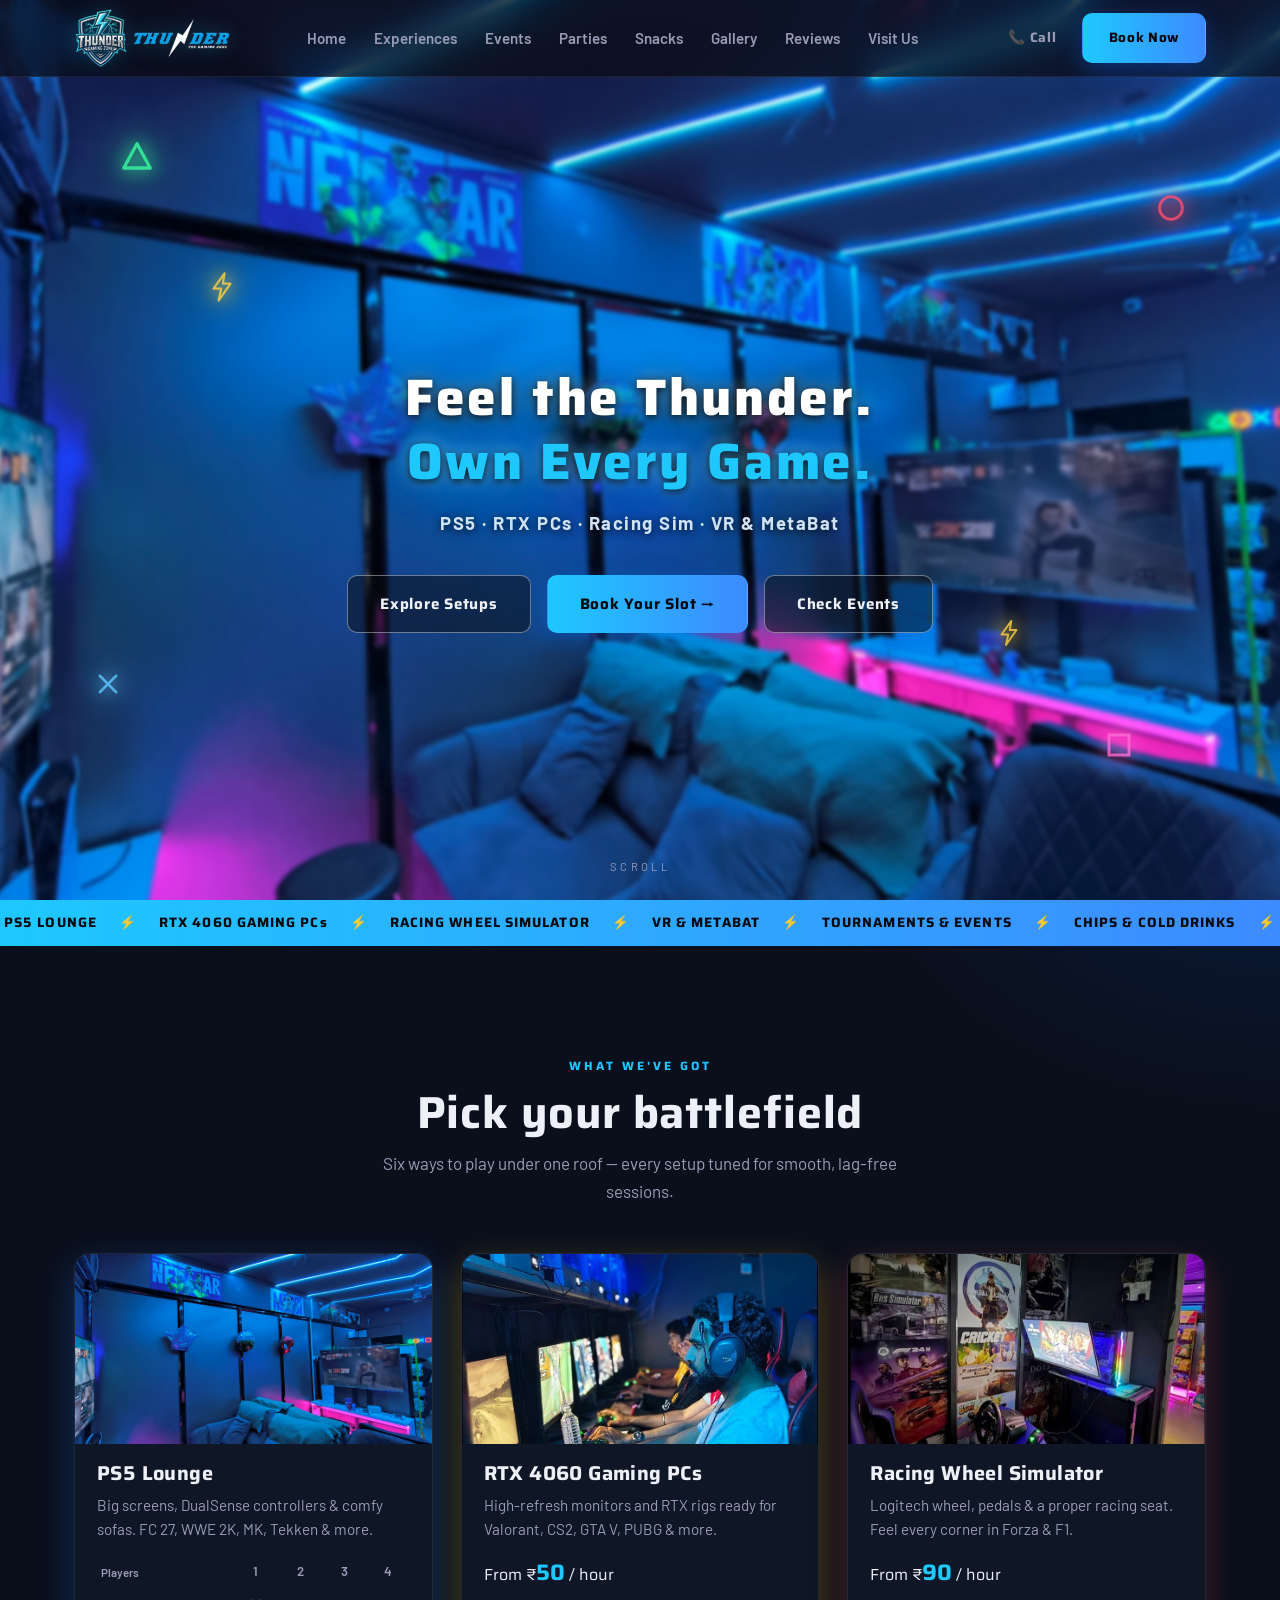
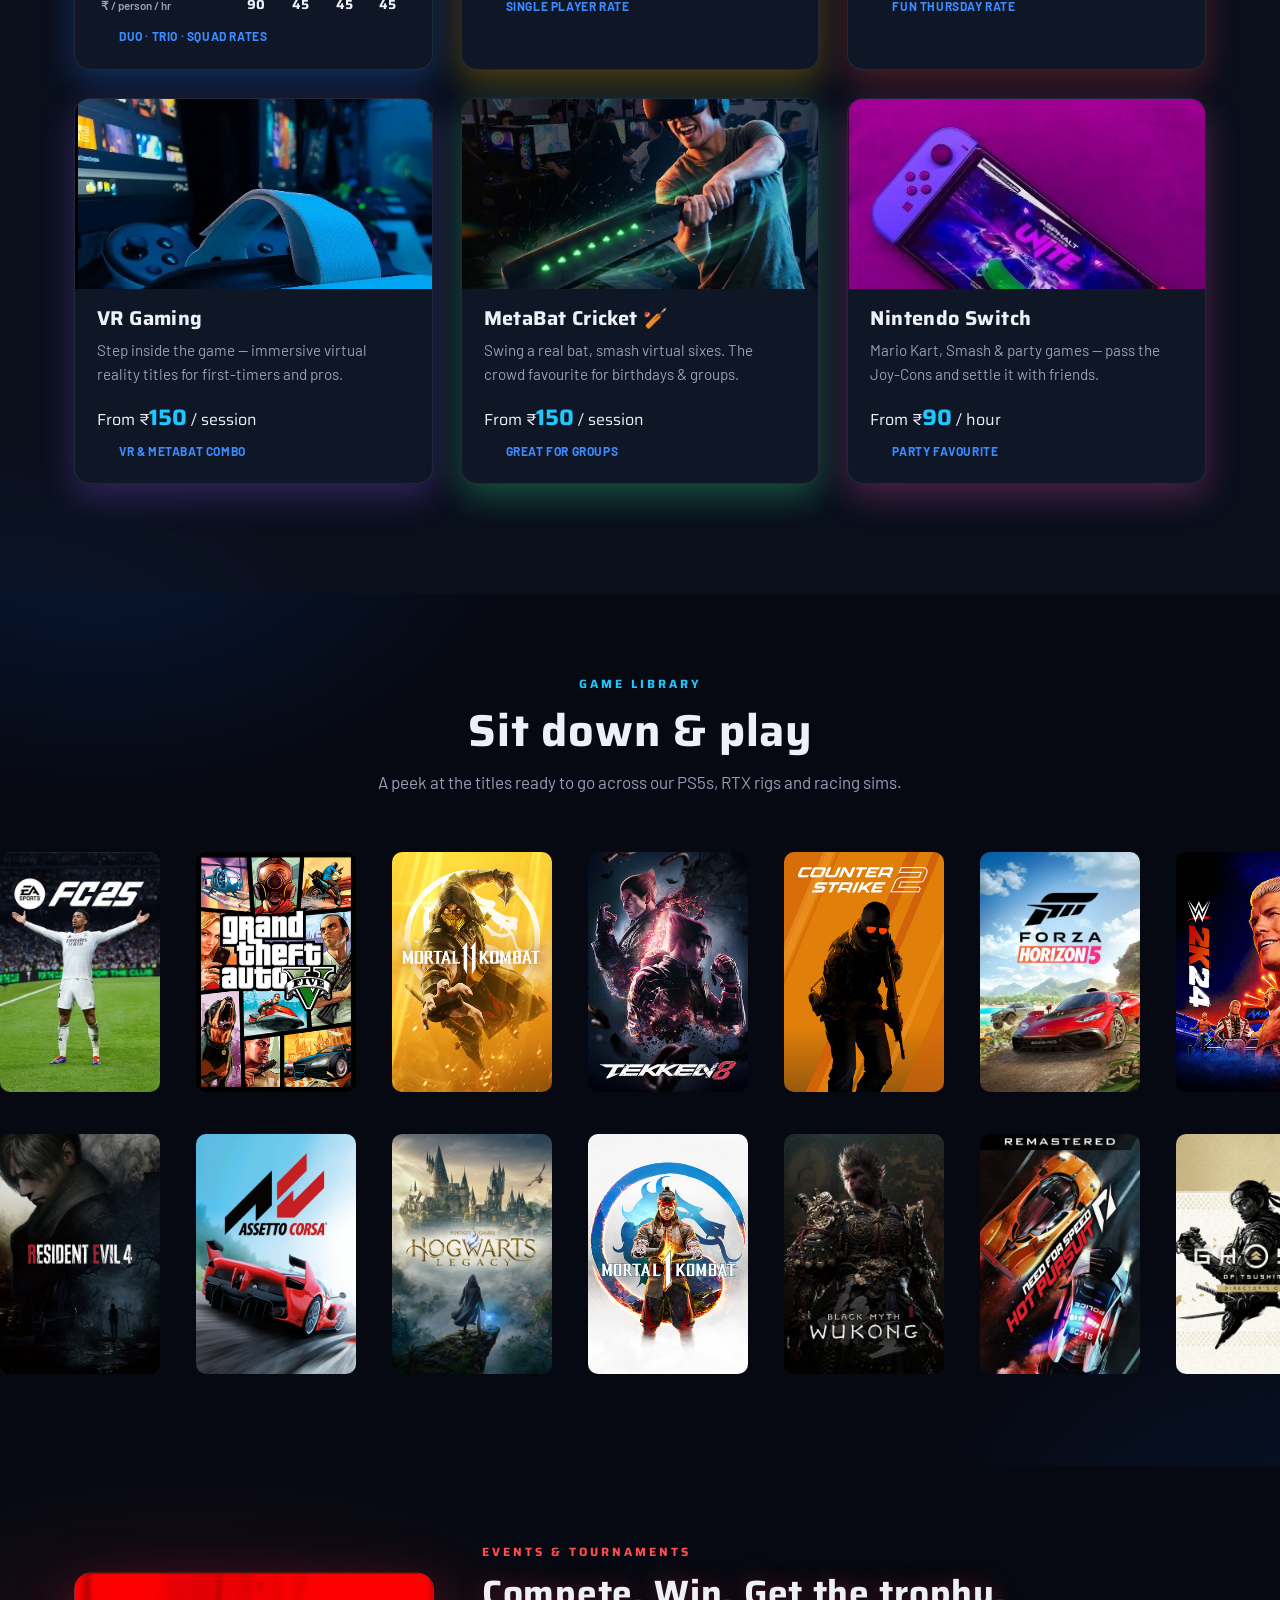
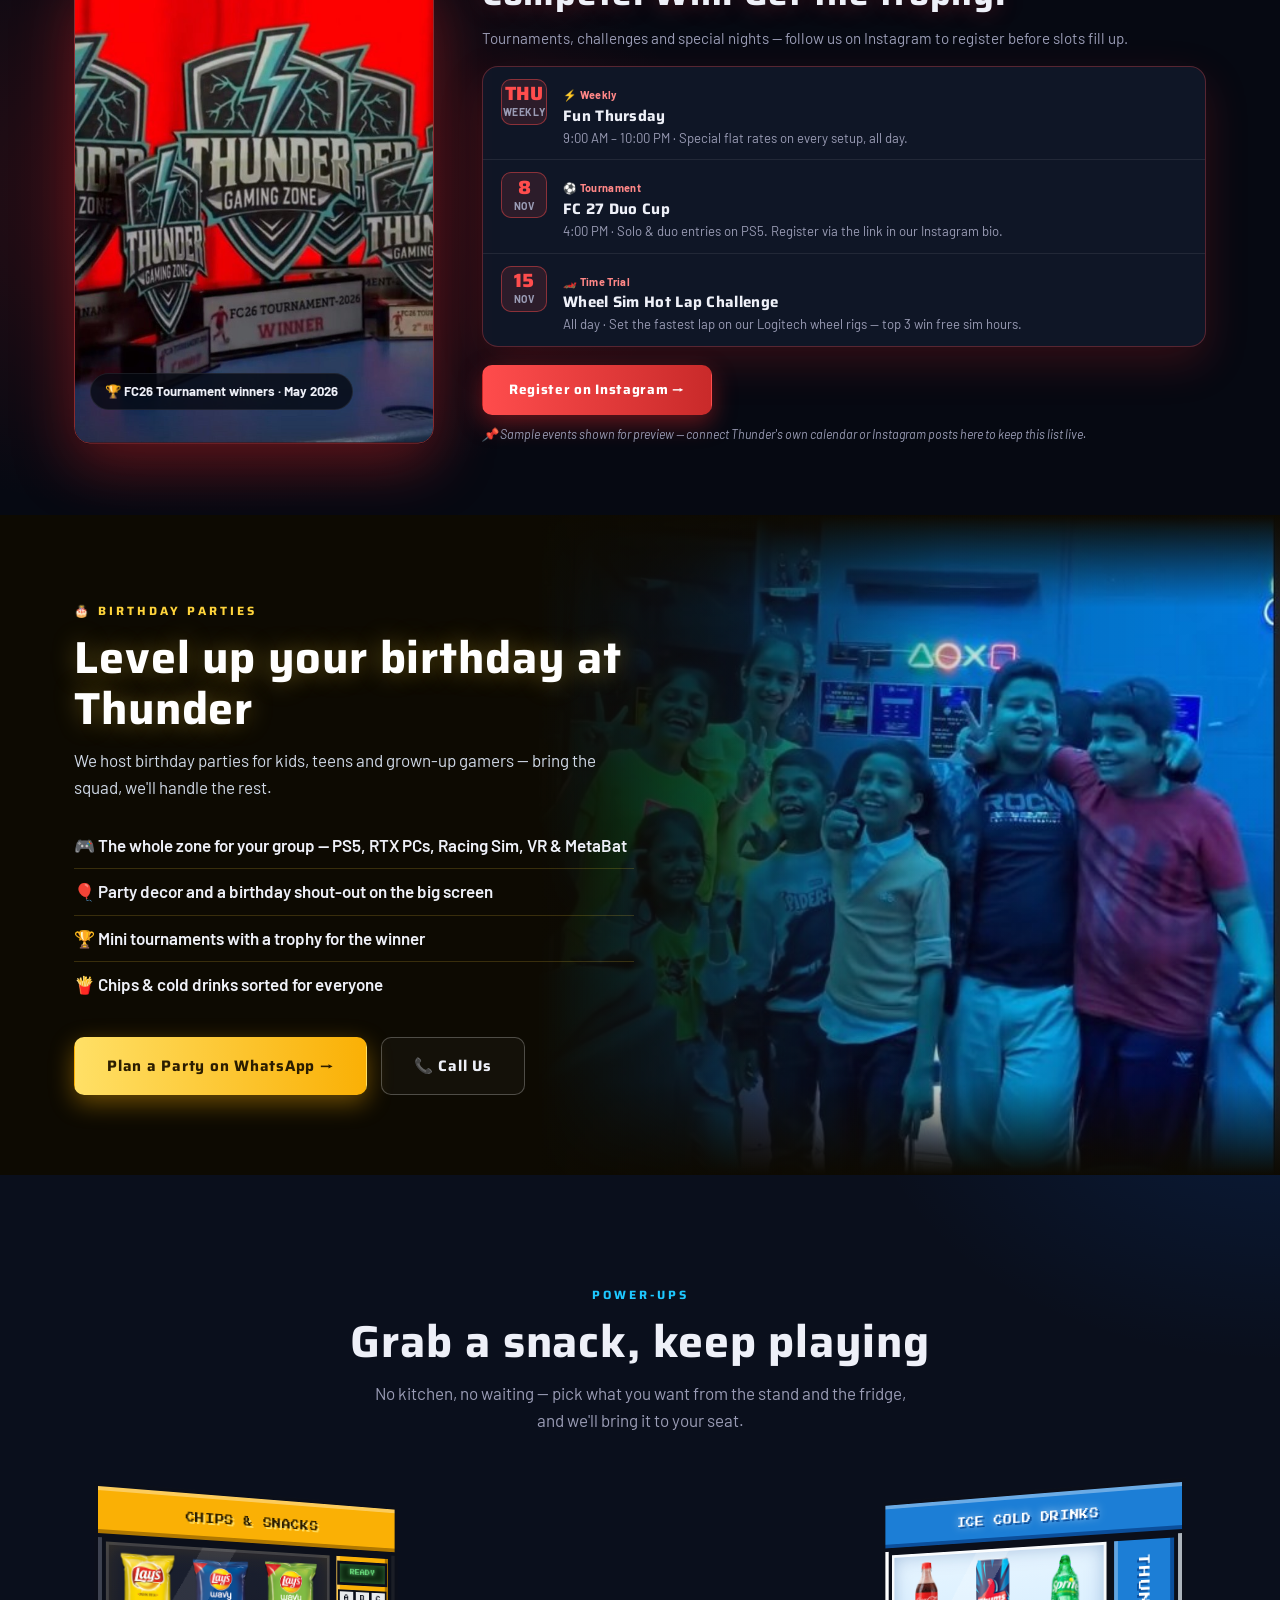
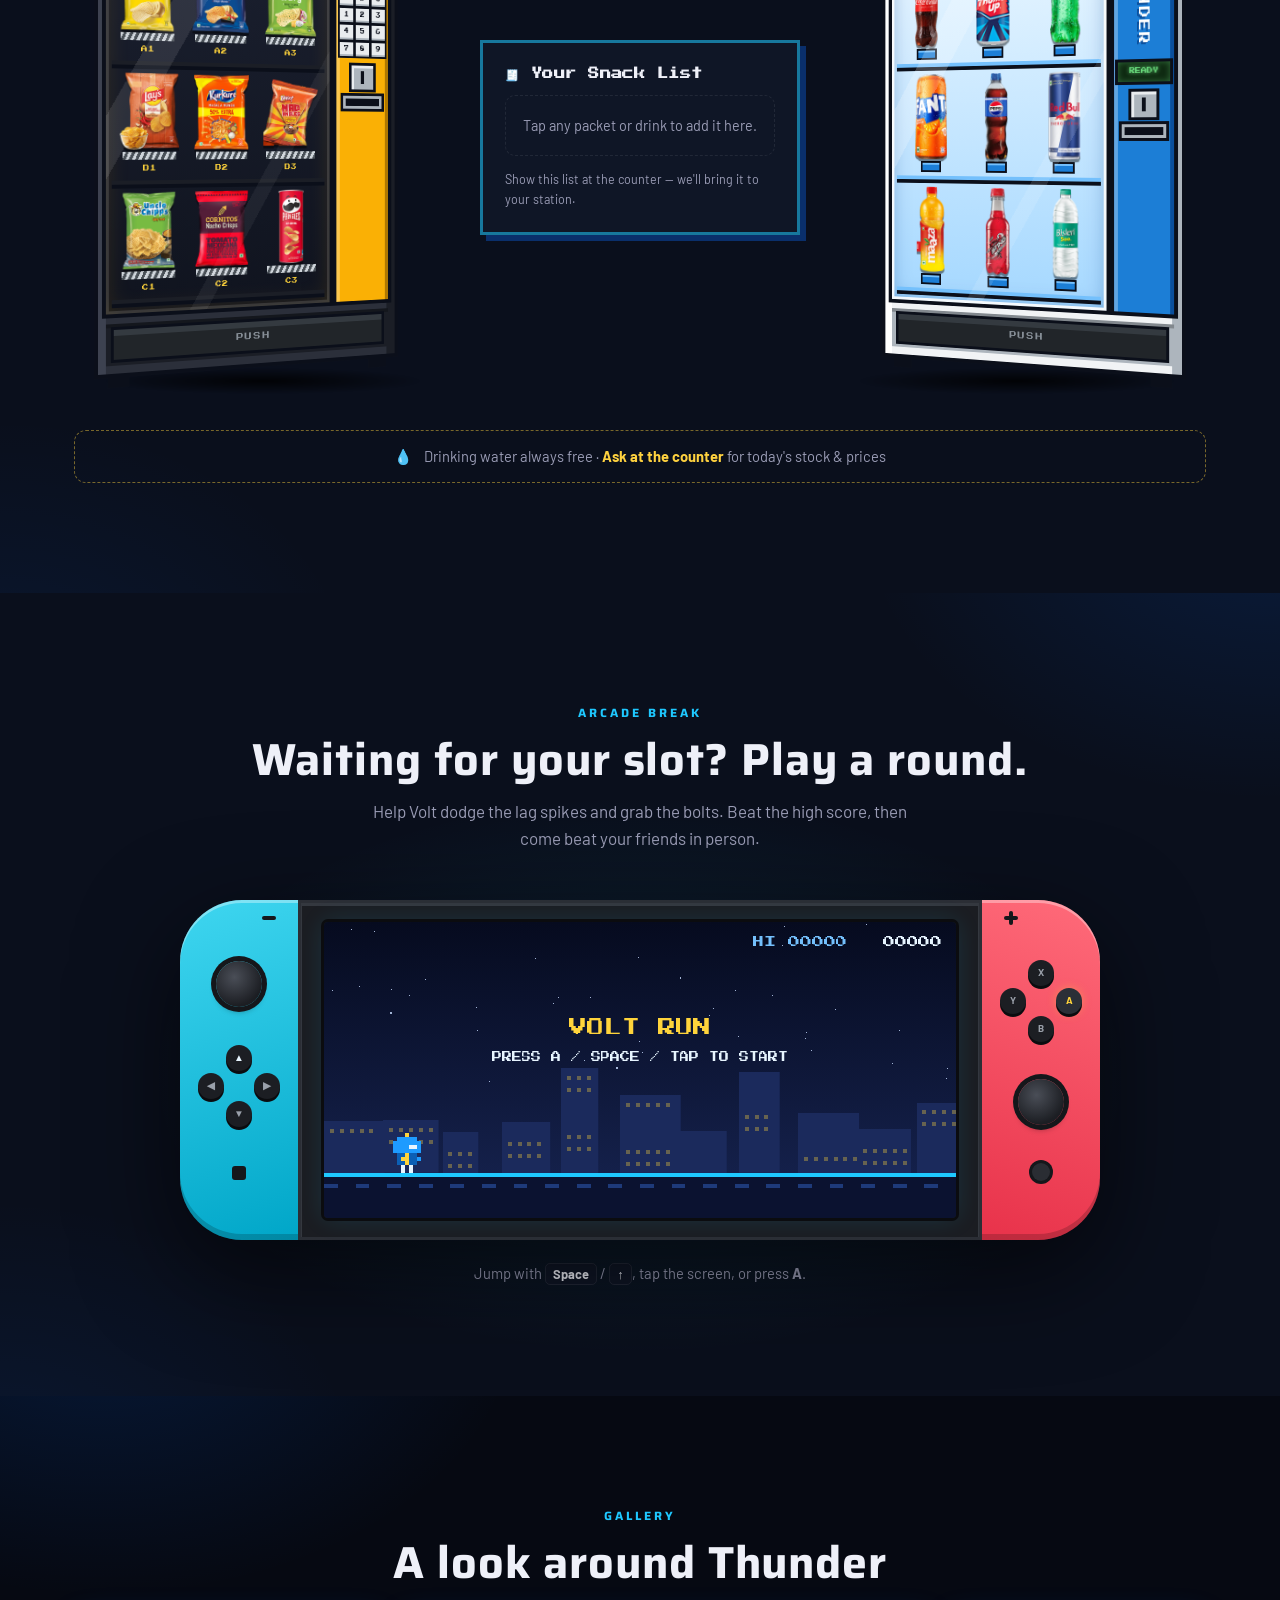
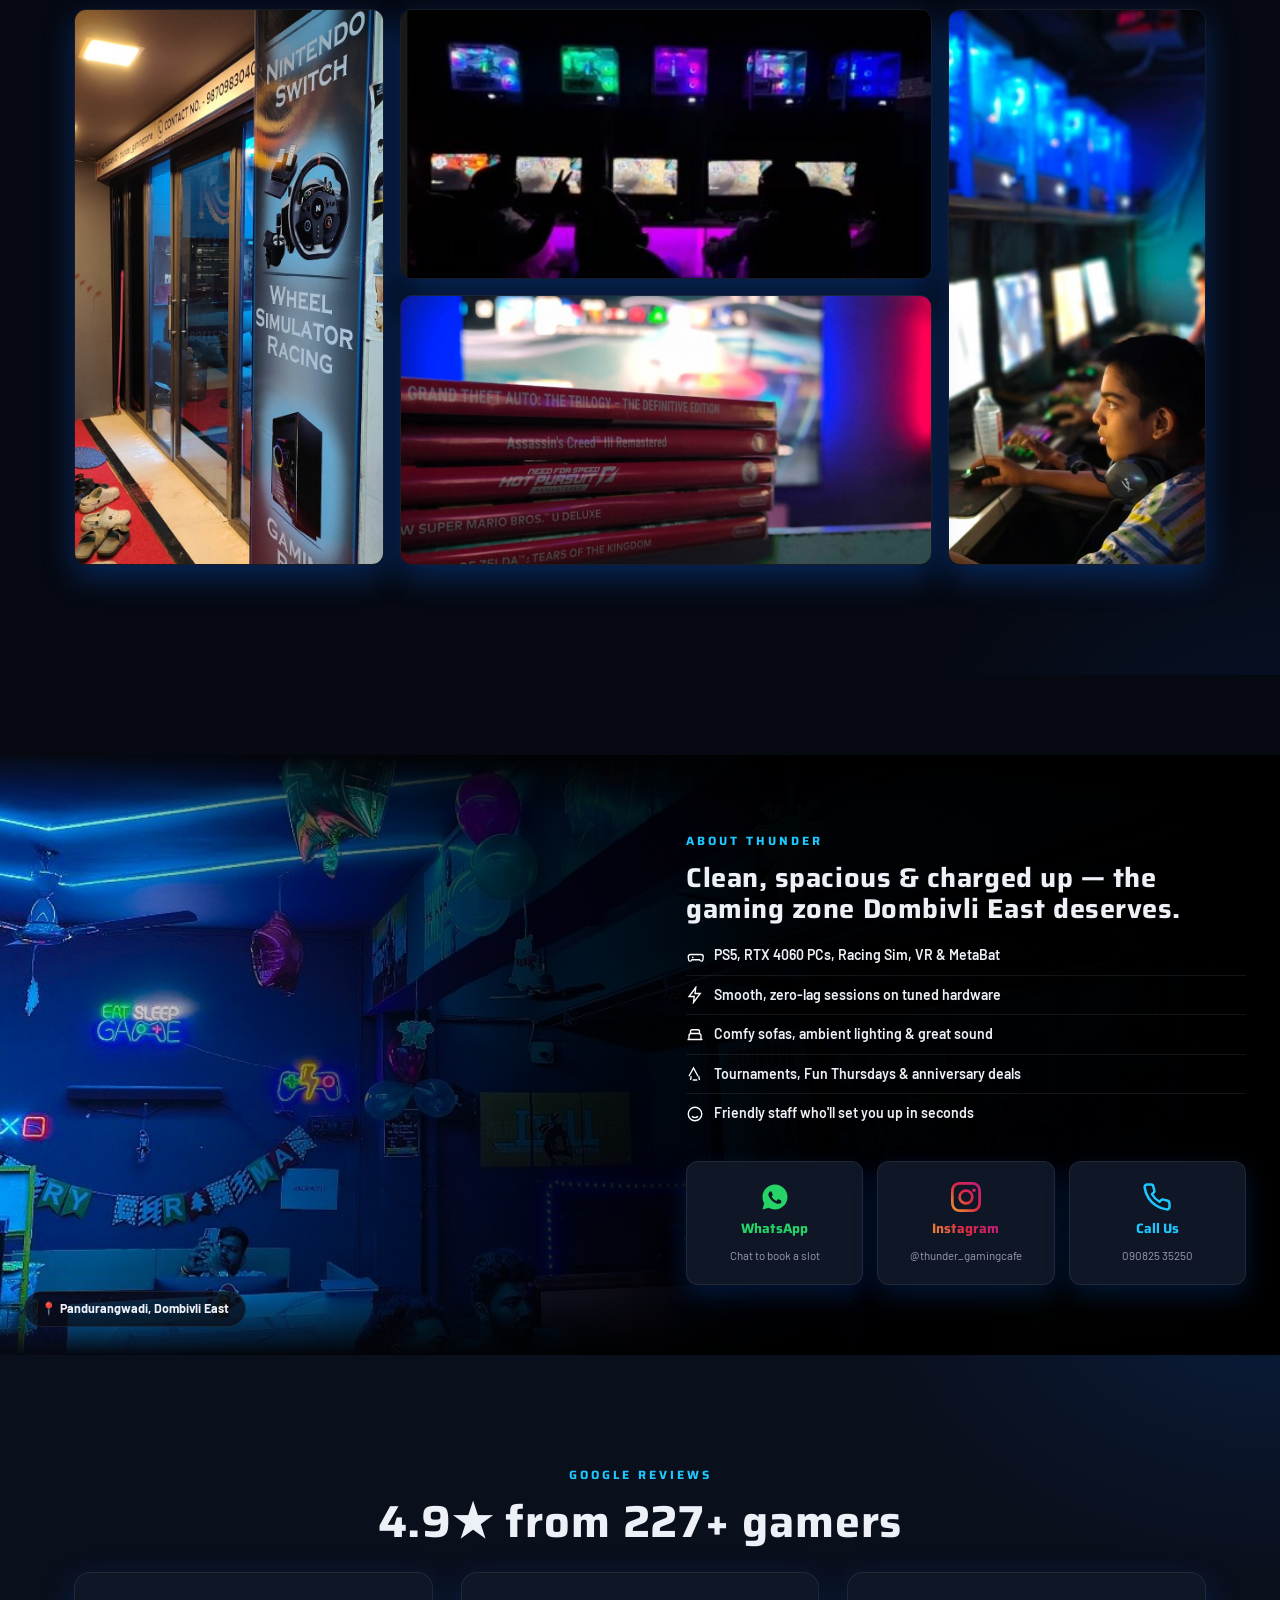
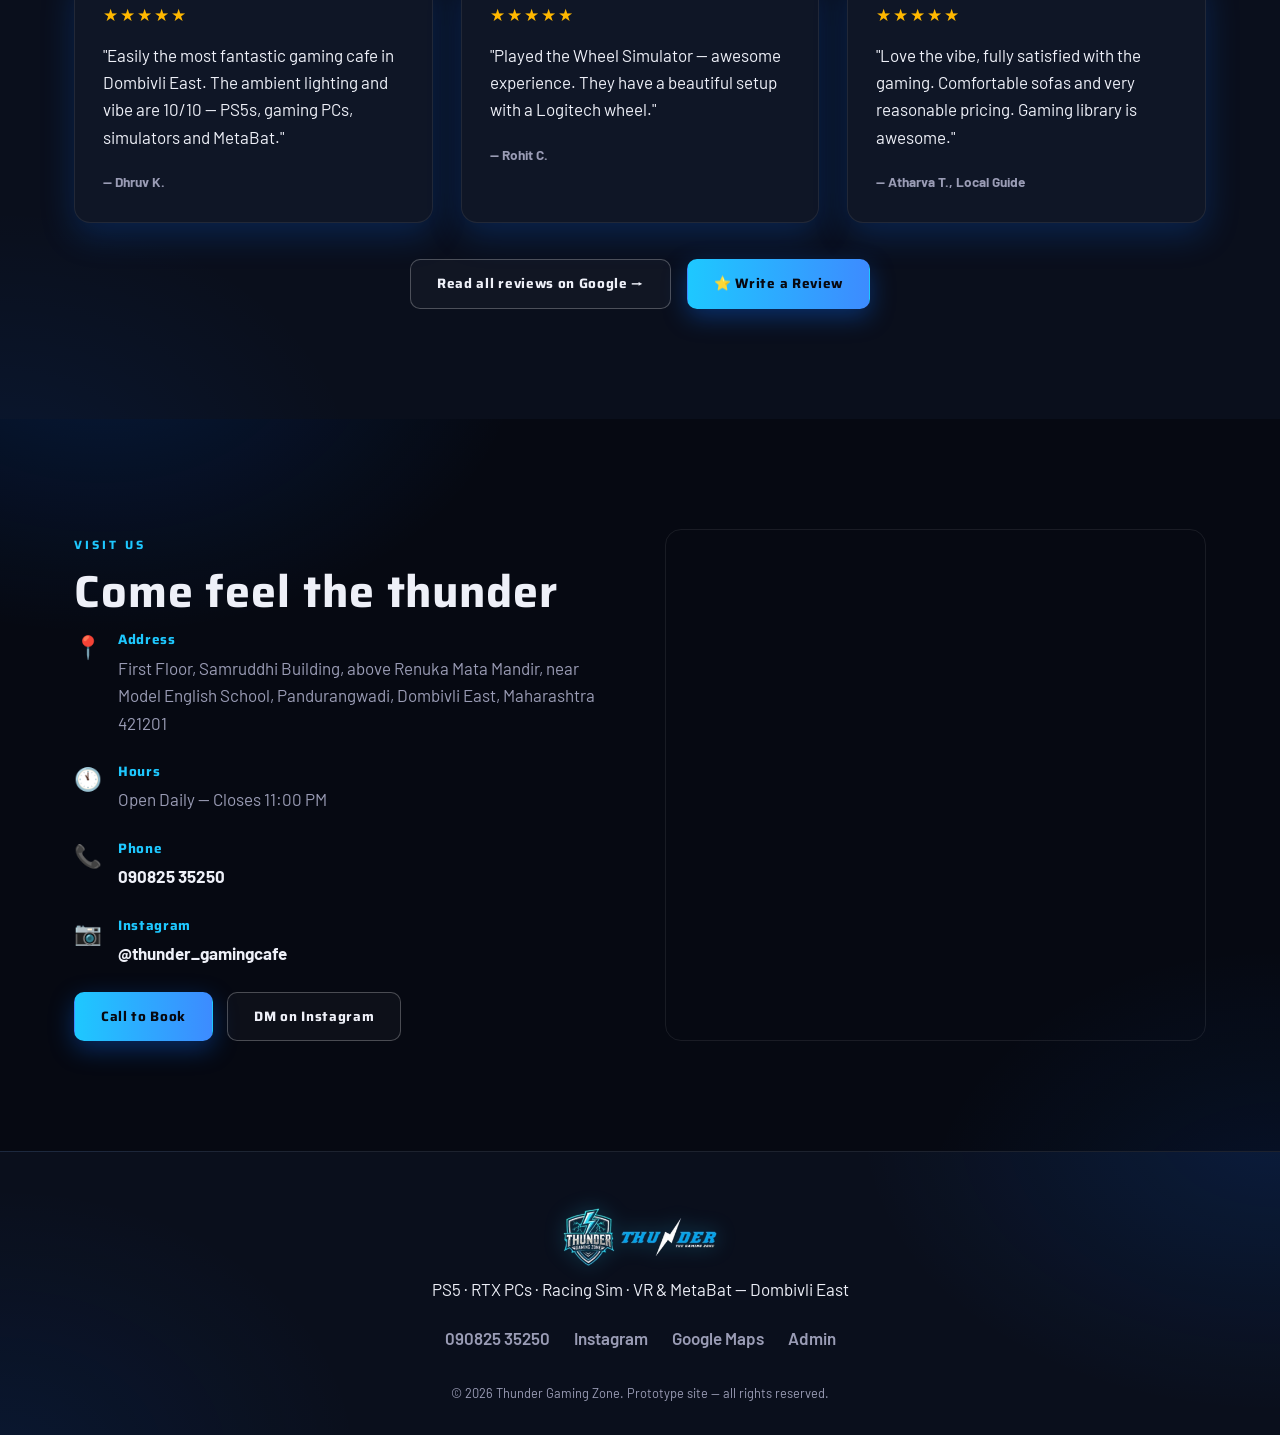
<file: index.html>
<!DOCTYPE html>
<html lang="en">
<head>
<meta charset="UTF-8">
<meta name="viewport" content="width=device-width, initial-scale=1.0">
<title>Thunder Gaming Zone | PS5, RTX PCs, Racing Sim &amp; VR in Dombivli East</title>
<meta name="description" content="Thunder Gaming Zone - Dombivli East's 4.9★ gaming zone. PS5 lounge, RTX 4060 gaming PCs, racing wheel simulator, VR & MetaBat. Book your slot now.">
<link rel="preconnect" href="https://fonts.googleapis.com">
<link rel="preconnect" href="https://fonts.gstatic.com" crossorigin>
<link href="https://fonts.googleapis.com/css2?family=Barlow:wght@400;500;600;700&family=Press+Start+2P&family=Saira:wght@600;700;800;900&display=swap" rel="stylesheet">
<link rel="stylesheet" href="assets/style.css">
<link rel="icon" type="image/png" href="assets/img/logo.png">
</head>
<body class="intro-active">

<!-- INTRO: lightning strikes from the sky → metallic THU / DER rise around the logo bolt → blackout → site -->
<div class="intro" id="intro" aria-hidden="true">
  <div class="intro-flash"></div>
  <canvas class="intro-canvas" id="introCanvas"></canvas>
  <div class="intro-stage">
    <span class="intro-word intro-thu" id="introThu"><span class="intro-metal">THU</span></span>
    <span class="intro-gap" id="introGap">
      <svg class="intro-bolt" viewBox="0 0 60 160"><path d="M40 2 L8 94 L29 89 L17 158 L53 60 L32 66 Z" transform="matrix(-1 0 0 1 60 0)"/></svg>
    </span>
    <span class="intro-word intro-der" id="introDer"><span class="intro-metal">DER</span><small>THE GAMING ZONE</small></span>
  </div>
  <button type="button" class="intro-skip" id="introSkip">Skip</button>
</div>

<!-- NAV -->
<header class="site-header" id="header">
  <div class="container nav-inner">
    <a href="#home" class="logo"><img src="assets/img/header-logo.png" alt="Thunder Gaming Zone"></a>
    <nav class="nav-links" id="navLinks">
      <a href="#home">Home</a>
      <a href="#stations">Experiences</a>
      <a href="#events">Events</a>
      <a href="#parties">Parties</a>
      <a href="#snacks">Snacks</a>
      <a href="#gallery">Gallery</a>
      <a href="#reviews">Reviews</a>
      <a href="#visit">Visit Us</a>
    </nav>
    <div class="nav-cta">
      <a href="tel:+919082535250" class="btn btn-ghost">📞 Call</a>
      <a href="booking.html" class="btn btn-primary">Book Now</a>
    </div>
    <button class="nav-toggle" id="navToggle" aria-label="Toggle menu">
      <span></span><span></span><span></span>
    </button>
  </div>
</header>

<!-- HERO -->
<section class="hero" id="home">
  <div class="hero-bg">
    <img src="assets/img/maps/ps5lounge.jpg" alt="Thunder Gaming Zone PS5 lounge with blue neon ceiling lights and sofa seating">
    <div class="hero-overlay"></div>
  </div>
  <div class="hero-deco" aria-hidden="true">
    <svg class="deco-btn deco-triangle" viewBox="0 0 40 40"><path d="M20 8 L32 30 L8 30 Z" fill="none" stroke="#39ff9e" stroke-width="3" stroke-linejoin="round"/></svg>
    <svg class="deco-btn deco-circle" viewBox="0 0 40 40"><circle cx="20" cy="20" r="12" fill="none" stroke="#ff4d6d" stroke-width="3"/></svg>
    <svg class="deco-btn deco-cross" viewBox="0 0 40 40"><path d="M11 11 L29 29 M29 11 L11 29" fill="none" stroke="#5ec8ff" stroke-width="3" stroke-linecap="round"/></svg>
    <svg class="deco-btn deco-square" viewBox="0 0 40 40"><rect x="10" y="10" width="20" height="20" fill="none" stroke="#ff6ad5" stroke-width="3"/></svg>
    <svg class="deco-btn deco-bolt b1" viewBox="0 0 40 40"><path d="M23 4 L10 22 H19 L16 36 L30 16 H21 Z" fill="none" stroke="#ffd23f" stroke-width="2.6" stroke-linejoin="round"/></svg>
    <svg class="deco-btn deco-bolt b2" viewBox="0 0 40 40"><path d="M23 4 L10 22 H19 L16 36 L30 16 H21 Z" fill="none" stroke="#ffd23f" stroke-width="2.6" stroke-linejoin="round"/></svg>
  </div>
  <div class="container hero-content">
    <p class="tagline">Feel the Thunder.<br><em>Own Every Game.</em></p>
    <p class="hero-sub">PS5 · RTX PCs · Racing Sim · VR &amp; MetaBat</p>
    <div class="hero-actions">
      <a href="#stations" class="btn btn-outline btn-lg">Explore Setups</a>
      <a href="booking.html" class="btn btn-primary btn-lg">Book Your Slot →</a>
      <a href="#events" class="btn btn-outline btn-lg">Check Events</a>
    </div>
  </div>
  <div class="scroll-cue">SCROLL</div>
</section>

<!-- MARQUEE -->
<div class="marquee">
  <div class="marquee-track">
    <span>PS5 LOUNGE</span><span>⚡</span><span>RTX 4060 GAMING PCs</span><span>⚡</span><span>RACING WHEEL SIMULATOR</span><span>⚡</span><span>VR &amp; METABAT</span><span>⚡</span><span>TOURNAMENTS &amp; EVENTS</span><span>⚡</span><span>CHIPS &amp; COLD DRINKS</span><span>⚡</span><span>PS5 LOUNGE</span><span>⚡</span><span>RTX 4060 GAMING PCs</span><span>⚡</span><span>RACING WHEEL SIMULATOR</span><span>⚡</span><span>VR &amp; METABAT</span><span>⚡</span><span>TOURNAMENTS &amp; EVENTS</span><span>⚡</span><span>CHIPS &amp; COLD DRINKS</span><span>⚡</span>
  </div>
</div>

<!-- EXPERIENCES -->
<section class="stations" id="stations">
  <div class="container">
    <span class="eyebrow center">WHAT WE'VE GOT</span>
    <h2 class="center">Pick your battlefield</h2>
    <p class="section-sub center">Six ways to play under one roof — every setup tuned for smooth, lag-free sessions.</p>

    <div class="station-grid">
      <div class="station-card station-card--blue">
        <div class="station-img"><img src="assets/img/maps/ps5lounge.jpg" alt="PS5 lounge with sofas and big screens at Thunder Gaming Zone"></div>
        <h3>PS5 Lounge</h3>
        <p>Big screens, DualSense controllers &amp; comfy sofas. FC 27, WWE 2K, MK, Tekken &amp; more.</p>
        <table class="rate-table">
          <tr><th>Players</th><td>1</td><td>2</td><td>3</td><td>4</td></tr>
          <tr><th>₹ / person / hr</th><td>90</td><td>45</td><td>45</td><td>45</td></tr>
        </table>
        <span class="tag">Duo · Trio · Squad rates</span>
      </div>
      <div class="station-card station-card--yellow">
        <div class="station-img"><img src="assets/img/photos/pc.jpg" alt="Gamer with headset on the RTX 4060 PC row"></div>
        <h3>RTX 4060 Gaming PCs</h3>
        <p>High-refresh monitors and RTX rigs ready for Valorant, CS2, GTA V, PUBG &amp; more.</p>
        <div class="rate-simple">From ₹<strong>50</strong> / hour</div>
        <span class="tag">Single player rate</span>
      </div>
      <div class="station-card station-card--red">
        <div class="station-img"><img src="assets/img/photos/racing-sim.jpg" alt="Racing wheel simulator rig with bucket seat and game posters"></div>
        <h3>Racing Wheel Simulator</h3>
        <p>Logitech wheel, pedals &amp; a proper racing seat. Feel every corner in Forza &amp; F1.</p>
        <div class="rate-simple">From ₹<strong>90</strong> / hour</div>
        <span class="tag">Fun Thursday rate</span>
      </div>
      <div class="station-card station-card--purple">
        <div class="station-img"><img src="assets/img/photos/vr.jpg" alt="VR headset and controllers ready to play"></div>
        <h3>VR Gaming</h3>
        <p>Step inside the game — immersive virtual reality titles for first-timers and pros.</p>
        <div class="rate-simple">From ₹<strong>150</strong> / session</div>
        <span class="tag">VR &amp; MetaBat combo</span>
      </div>
      <div class="station-card station-card--green">
        <div class="station-img"><img src="assets/img/photos/metabat.jpg" alt="Player swinging a bat in the MetaBat VR cricket game"></div>
        <h3>MetaBat Cricket 🏏</h3>
        <p>Swing a real bat, smash virtual sixes. The crowd favourite for birthdays &amp; groups.</p>
        <div class="rate-simple">From ₹<strong>150</strong> / session</div>
        <span class="tag">Great for groups</span>
      </div>
      <div class="station-card station-card--pink">
        <div class="station-img"><img src="assets/img/photos/nintendo.jpg" alt="Nintendo Switch with neon Joy-Cons"></div>
        <h3>Nintendo Switch</h3>
        <p>Mario Kart, Smash &amp; party games — pass the Joy-Cons and settle it with friends.</p>
        <div class="rate-simple">From ₹<strong>90</strong> / hour</div>
        <span class="tag">Party favourite</span>
      </div>
    </div>
  </div>
</section>

<!-- GAMES -->
<section class="games">
  <div class="container container-bleed">
    <span class="eyebrow center">GAME LIBRARY</span>
    <h2 class="center">Sit down &amp; play</h2>
    <p class="section-sub center">A peek at the titles ready to go across our PS5s, RTX rigs and racing sims.</p>
  </div>
  <div class="game-scroll">
    <div class="game-scroll-track">
      <div class="game-card"><img src="assets/img/games/fc25.jpg" alt="EA Sports FC 25 cover art" loading="lazy"><div class="game-overlay"><span class="go-name">EA Sports FC 25</span><span class="go-genre">SPORTS</span></div></div>
      <div class="game-card"><img src="assets/img/games/gtav.jpg" alt="Grand Theft Auto V cover art" loading="lazy"><div class="game-overlay"><span class="go-name">Grand Theft Auto V</span><span class="go-genre">ACTION</span></div></div>
      <div class="game-card"><img src="assets/img/games/mk11.jpg" alt="Mortal Kombat 11 cover art" loading="lazy"><div class="game-overlay"><span class="go-name">Mortal Kombat 11</span><span class="go-genre">FIGHTING</span></div></div>
      <div class="game-card"><img src="assets/img/games/tekken8.jpg" alt="Tekken 8 cover art" loading="lazy"><div class="game-overlay"><span class="go-name">Tekken 8</span><span class="go-genre">FIGHTING</span></div></div>
      <div class="game-card"><img src="assets/img/games/cs2.jpg" alt="Counter-Strike 2 cover art" loading="lazy"><div class="game-overlay"><span class="go-name">Counter-Strike 2</span><span class="go-genre">FPS</span></div></div>
      <div class="game-card"><img src="assets/img/games/forza5.jpg" alt="Forza Horizon 5 cover art" loading="lazy"><div class="game-overlay"><span class="go-name">Forza Horizon 5</span><span class="go-genre">RACING</span></div></div>
      <div class="game-card"><img src="assets/img/games/wwe2k24.jpg" alt="WWE 2K24 cover art" loading="lazy"><div class="game-overlay"><span class="go-name">WWE 2K24</span><span class="go-genre">SPORTS</span></div></div>
      <div class="game-card"><img src="assets/img/games/spiderman.jpg" alt="Spider-Man Remastered cover art" loading="lazy"><div class="game-overlay"><span class="go-name">Spider-Man Remastered</span><span class="go-genre">ACTION</span></div></div>
      <div class="game-card"><img src="assets/img/games/rdr2.jpg" alt="Red Dead Redemption 2 cover art" loading="lazy"><div class="game-overlay"><span class="go-name">Red Dead Redemption 2</span><span class="go-genre">ADVENTURE</span></div></div>
      <div class="game-card"><img src="assets/img/games/pubg.jpg" alt="PUBG: Battlegrounds cover art" loading="lazy"><div class="game-overlay"><span class="go-name">PUBG: Battlegrounds</span><span class="go-genre">BATTLE ROYALE</span></div></div>
      <div class="game-card"><img src="assets/img/games/cod.jpg" alt="Call of Duty cover art" loading="lazy"><div class="game-overlay"><span class="go-name">Call of Duty</span><span class="go-genre">FPS</span></div></div>
      <div class="game-card"><img src="assets/img/games/f1-24.jpg" alt="F1 24 cover art" loading="lazy"><div class="game-overlay"><span class="go-name">F1 24</span><span class="go-genre">RACING</span></div></div>
      <div class="game-card"><img src="assets/img/games/godofwar.jpg" alt="God of War cover art" loading="lazy"><div class="game-overlay"><span class="go-name">God of War</span><span class="go-genre">ACTION</span></div></div>
      <div class="game-card"><img src="assets/img/games/apex.jpg" alt="Apex Legends cover art" loading="lazy"><div class="game-overlay"><span class="go-name">Apex Legends</span><span class="go-genre">BATTLE ROYALE</span></div></div>
      <div class="game-card"><img src="assets/img/games/rocketleague.jpg" alt="Rocket League cover art" loading="lazy"><div class="game-overlay"><span class="go-name">Rocket League</span><span class="go-genre">SPORTS</span></div></div>
      <!-- duplicate set for seamless loop -->
      <div class="game-card" aria-hidden="true"><img src="assets/img/games/fc25.jpg" alt="" loading="lazy"><div class="game-overlay"><span class="go-name">EA Sports FC 25</span><span class="go-genre">SPORTS</span></div></div>
      <div class="game-card" aria-hidden="true"><img src="assets/img/games/gtav.jpg" alt="" loading="lazy"><div class="game-overlay"><span class="go-name">Grand Theft Auto V</span><span class="go-genre">ACTION</span></div></div>
      <div class="game-card" aria-hidden="true"><img src="assets/img/games/mk11.jpg" alt="" loading="lazy"><div class="game-overlay"><span class="go-name">Mortal Kombat 11</span><span class="go-genre">FIGHTING</span></div></div>
      <div class="game-card" aria-hidden="true"><img src="assets/img/games/tekken8.jpg" alt="" loading="lazy"><div class="game-overlay"><span class="go-name">Tekken 8</span><span class="go-genre">FIGHTING</span></div></div>
      <div class="game-card" aria-hidden="true"><img src="assets/img/games/cs2.jpg" alt="" loading="lazy"><div class="game-overlay"><span class="go-name">Counter-Strike 2</span><span class="go-genre">FPS</span></div></div>
      <div class="game-card" aria-hidden="true"><img src="assets/img/games/forza5.jpg" alt="" loading="lazy"><div class="game-overlay"><span class="go-name">Forza Horizon 5</span><span class="go-genre">RACING</span></div></div>
      <div class="game-card" aria-hidden="true"><img src="assets/img/games/wwe2k24.jpg" alt="" loading="lazy"><div class="game-overlay"><span class="go-name">WWE 2K24</span><span class="go-genre">SPORTS</span></div></div>
      <div class="game-card" aria-hidden="true"><img src="assets/img/games/spiderman.jpg" alt="" loading="lazy"><div class="game-overlay"><span class="go-name">Spider-Man Remastered</span><span class="go-genre">ACTION</span></div></div>
      <div class="game-card" aria-hidden="true"><img src="assets/img/games/rdr2.jpg" alt="" loading="lazy"><div class="game-overlay"><span class="go-name">Red Dead Redemption 2</span><span class="go-genre">ADVENTURE</span></div></div>
      <div class="game-card" aria-hidden="true"><img src="assets/img/games/pubg.jpg" alt="" loading="lazy"><div class="game-overlay"><span class="go-name">PUBG: Battlegrounds</span><span class="go-genre">BATTLE ROYALE</span></div></div>
      <div class="game-card" aria-hidden="true"><img src="assets/img/games/cod.jpg" alt="" loading="lazy"><div class="game-overlay"><span class="go-name">Call of Duty</span><span class="go-genre">FPS</span></div></div>
      <div class="game-card" aria-hidden="true"><img src="assets/img/games/f1-24.jpg" alt="" loading="lazy"><div class="game-overlay"><span class="go-name">F1 24</span><span class="go-genre">RACING</span></div></div>
      <div class="game-card" aria-hidden="true"><img src="assets/img/games/godofwar.jpg" alt="" loading="lazy"><div class="game-overlay"><span class="go-name">God of War</span><span class="go-genre">ACTION</span></div></div>
      <div class="game-card" aria-hidden="true"><img src="assets/img/games/apex.jpg" alt="" loading="lazy"><div class="game-overlay"><span class="go-name">Apex Legends</span><span class="go-genre">BATTLE ROYALE</span></div></div>
      <div class="game-card" aria-hidden="true"><img src="assets/img/games/rocketleague.jpg" alt="" loading="lazy"><div class="game-overlay"><span class="go-name">Rocket League</span><span class="go-genre">SPORTS</span></div></div>
    </div>
  </div>
  <div class="game-scroll">
    <div class="game-scroll-track game-scroll-track--reverse">
      <div class="game-card"><img src="assets/img/games/re4.jpg" alt="Resident Evil 4 cover art" loading="lazy"><div class="game-overlay"><span class="go-name">Resident Evil 4</span><span class="go-genre">HORROR</span></div></div>
      <div class="game-card"><img src="assets/img/games/assetto.jpg" alt="Assetto Corsa cover art" loading="lazy"><div class="game-overlay"><span class="go-name">Assetto Corsa</span><span class="go-genre">RACING SIM</span></div></div>
      <div class="game-card"><img src="assets/img/games/hogwarts.jpg" alt="Hogwarts Legacy cover art" loading="lazy"><div class="game-overlay"><span class="go-name">Hogwarts Legacy</span><span class="go-genre">RPG</span></div></div>
      <div class="game-card"><img src="assets/img/games/mk1.jpg" alt="Mortal Kombat 1 cover art" loading="lazy"><div class="game-overlay"><span class="go-name">Mortal Kombat 1</span><span class="go-genre">FIGHTING</span></div></div>
      <div class="game-card"><img src="assets/img/games/wukong.jpg" alt="Black Myth: Wukong cover art" loading="lazy"><div class="game-overlay"><span class="go-name">Black Myth: Wukong</span><span class="go-genre">ACTION RPG</span></div></div>
      <div class="game-card"><img src="assets/img/games/nfs-hp.jpg" alt="Need for Speed: Hot Pursuit cover art" loading="lazy"><div class="game-overlay"><span class="go-name">Need for Speed: Hot Pursuit</span><span class="go-genre">RACING</span></div></div>
      <div class="game-card"><img src="assets/img/games/ghost.jpg" alt="Ghost of Tsushima cover art" loading="lazy"><div class="game-overlay"><span class="go-name">Ghost of Tsushima</span><span class="go-genre">ACTION</span></div></div>
      <div class="game-card"><img src="assets/img/games/sf6.jpg" alt="Street Fighter 6 cover art" loading="lazy"><div class="game-overlay"><span class="go-name">Street Fighter 6</span><span class="go-genre">FIGHTING</span></div></div>
      <div class="game-card"><img src="assets/img/games/tlou.jpg" alt="The Last of Us Part I cover art" loading="lazy"><div class="game-overlay"><span class="go-name">The Last of Us Part I</span><span class="go-genre">ADVENTURE</span></div></div>
      <div class="game-card"><img src="assets/img/games/ets2.jpg" alt="Euro Truck Simulator 2 cover art" loading="lazy"><div class="game-overlay"><span class="go-name">Euro Truck Simulator 2</span><span class="go-genre">SIMULATION</span></div></div>
      <div class="game-card"><img src="assets/img/games/ittakestwo.jpg" alt="It Takes Two cover art" loading="lazy"><div class="game-overlay"><span class="go-name">It Takes Two</span><span class="go-genre">CO-OP</span></div></div>
      <div class="game-card"><img src="assets/img/games/cyberpunk.jpg" alt="Cyberpunk 2077 cover art" loading="lazy"><div class="game-overlay"><span class="go-name">Cyberpunk 2077</span><span class="go-genre">RPG</span></div></div>
      <div class="game-card"><img src="assets/img/games/eldenring.jpg" alt="Elden Ring cover art" loading="lazy"><div class="game-overlay"><span class="go-name">Elden Ring</span><span class="go-genre">RPG</span></div></div>
      <div class="game-card"><img src="assets/img/games/dota2.jpg" alt="Dota 2 cover art" loading="lazy"><div class="game-overlay"><span class="go-name">Dota 2</span><span class="go-genre">MOBA</span></div></div>
      <!-- duplicate set for seamless loop -->
      <div class="game-card" aria-hidden="true"><img src="assets/img/games/re4.jpg" alt="" loading="lazy"><div class="game-overlay"><span class="go-name">Resident Evil 4</span><span class="go-genre">HORROR</span></div></div>
      <div class="game-card" aria-hidden="true"><img src="assets/img/games/assetto.jpg" alt="" loading="lazy"><div class="game-overlay"><span class="go-name">Assetto Corsa</span><span class="go-genre">RACING SIM</span></div></div>
      <div class="game-card" aria-hidden="true"><img src="assets/img/games/hogwarts.jpg" alt="" loading="lazy"><div class="game-overlay"><span class="go-name">Hogwarts Legacy</span><span class="go-genre">RPG</span></div></div>
      <div class="game-card" aria-hidden="true"><img src="assets/img/games/mk1.jpg" alt="" loading="lazy"><div class="game-overlay"><span class="go-name">Mortal Kombat 1</span><span class="go-genre">FIGHTING</span></div></div>
      <div class="game-card" aria-hidden="true"><img src="assets/img/games/wukong.jpg" alt="" loading="lazy"><div class="game-overlay"><span class="go-name">Black Myth: Wukong</span><span class="go-genre">ACTION RPG</span></div></div>
      <div class="game-card" aria-hidden="true"><img src="assets/img/games/nfs-hp.jpg" alt="" loading="lazy"><div class="game-overlay"><span class="go-name">Need for Speed: Hot Pursuit</span><span class="go-genre">RACING</span></div></div>
      <div class="game-card" aria-hidden="true"><img src="assets/img/games/ghost.jpg" alt="" loading="lazy"><div class="game-overlay"><span class="go-name">Ghost of Tsushima</span><span class="go-genre">ACTION</span></div></div>
      <div class="game-card" aria-hidden="true"><img src="assets/img/games/sf6.jpg" alt="" loading="lazy"><div class="game-overlay"><span class="go-name">Street Fighter 6</span><span class="go-genre">FIGHTING</span></div></div>
      <div class="game-card" aria-hidden="true"><img src="assets/img/games/tlou.jpg" alt="" loading="lazy"><div class="game-overlay"><span class="go-name">The Last of Us Part I</span><span class="go-genre">ADVENTURE</span></div></div>
      <div class="game-card" aria-hidden="true"><img src="assets/img/games/ets2.jpg" alt="" loading="lazy"><div class="game-overlay"><span class="go-name">Euro Truck Simulator 2</span><span class="go-genre">SIMULATION</span></div></div>
      <div class="game-card" aria-hidden="true"><img src="assets/img/games/ittakestwo.jpg" alt="" loading="lazy"><div class="game-overlay"><span class="go-name">It Takes Two</span><span class="go-genre">CO-OP</span></div></div>
      <div class="game-card" aria-hidden="true"><img src="assets/img/games/cyberpunk.jpg" alt="" loading="lazy"><div class="game-overlay"><span class="go-name">Cyberpunk 2077</span><span class="go-genre">RPG</span></div></div>
      <div class="game-card" aria-hidden="true"><img src="assets/img/games/eldenring.jpg" alt="" loading="lazy"><div class="game-overlay"><span class="go-name">Elden Ring</span><span class="go-genre">RPG</span></div></div>
      <div class="game-card" aria-hidden="true"><img src="assets/img/games/dota2.jpg" alt="" loading="lazy"><div class="game-overlay"><span class="go-name">Dota 2</span><span class="go-genre">MOBA</span></div></div>
    </div>
  </div>
</section>

<!-- EVENTS -->
<section class="events" id="events">
  <div class="container events-grid">
    <figure class="events-photo reveal reveal--left">
      <img src="assets/img/photos/tournament-trophies.jpg" width="582" height="763" loading="lazy" alt="Thunder Gaming Zone FC26 tournament winner trophies">
      <figcaption>🏆 FC26 Tournament winners · May 2026</figcaption>
    </figure>
    <div class="events-copy">
      <span class="eyebrow reveal reveal--up">EVENTS &amp; TOURNAMENTS</span>
      <h2 class="reveal reveal--up">Compete. Win. Get the trophy.</h2>
      <p class="events-sub reveal reveal--up">Tournaments, challenges and special nights — follow us on Instagram to register before slots fill up.</p>
      <ul class="event-list">
        <li class="event-item reveal reveal--right" style="--i:1">
          <div class="event-date"><span class="ev-day">THU</span><span class="ev-mon">WEEKLY</span></div>
          <div class="event-info">
            <span class="event-tag">⚡ Weekly</span>
            <h4>Fun Thursday</h4>
            <p>9:00 AM – 10:00 PM · Special flat rates on every setup, all day.</p>
          </div>
        </li>
        <li class="event-item reveal reveal--right" style="--i:2">
          <div class="event-date"><span class="ev-day">8</span><span class="ev-mon">NOV</span></div>
          <div class="event-info">
            <span class="event-tag">⚽ Tournament</span>
            <h4>FC 27 Duo Cup</h4>
            <p>4:00 PM · Solo &amp; duo entries on PS5. Register via the link in our Instagram bio.</p>
          </div>
        </li>
        <li class="event-item reveal reveal--right" style="--i:3">
          <div class="event-date"><span class="ev-day">15</span><span class="ev-mon">NOV</span></div>
          <div class="event-info">
            <span class="event-tag">🏎️ Time Trial</span>
            <h4>Wheel Sim Hot Lap Challenge</h4>
            <p>All day · Set the fastest lap on our Logitech wheel rigs — top 3 win free sim hours.</p>
          </div>
        </li>
      </ul>
      <div class="events-actions reveal reveal--up">
        <a href="https://www.instagram.com/thunder_gamingcafe/" target="_blank" rel="noopener" class="btn btn-primary">Register on Instagram →</a>
      </div>
      <p class="events-note">📌 Sample events shown for preview — connect Thunder's own calendar or Instagram posts here to keep this list live.</p>
    </div>
  </div>
</section>

<!-- BIRTHDAY PARTIES -->
<section class="party" id="parties">
  <div class="party-bg">
    <img src="assets/img/photos/birthday-party.jpg" loading="lazy" alt="Kids celebrating a birthday party at Thunder Gaming Zone">
  </div>
  <div class="container party-inner">
    <span class="eyebrow">🎂 BIRTHDAY PARTIES</span>
    <h2>Level up your birthday at Thunder</h2>
    <p class="party-sub">We host birthday parties for kids, teens and grown-up gamers — bring the squad, we'll handle the rest.</p>
    <ul class="party-points">
      <li>🎮 The whole zone for your group — PS5, RTX PCs, Racing Sim, VR &amp; MetaBat</li>
      <li>🎈 Party decor and a birthday shout-out on the big screen</li>
      <li>🏆 Mini tournaments with a trophy for the winner</li>
      <li>🍟 Chips &amp; cold drinks sorted for everyone</li>
    </ul>
    <div class="party-actions">
      <a href="https://wa.me/919082535250?text=Hi%20Thunder!%20I%27d%20like%20to%20book%20a%20birthday%20party." target="_blank" rel="noopener" class="btn btn-primary btn-lg">Plan a Party on WhatsApp →</a>
      <a href="tel:+919082535250" class="btn btn-outline btn-lg">📞 Call Us</a>
    </div>
  </div>
</section>

<!-- SNACKS -->
<section class="snacks" id="snacks">
  <div class="container">
    <span class="eyebrow center">POWER-UPS</span>
    <h2 class="center">Grab a snack, keep playing</h2>
    <p class="section-sub center">No kitchen, no waiting — pick what you want from the stand and the fridge, and we'll bring it to your seat.</p>

    <div class="snack-shop">
      <div class="shop-unit shop-unit--left">
        <div class="vm vm--snacks">
          <div class="vm-top"><span class="vm-sign">CHIPS &amp; SNACKS</span></div>
          <div class="vm-main">
            <div class="vm-window">
            <div class="vm-row">
              <div class="vm-slot">
                <button type="button" class="snack-item packet" data-name="Lay&#39;s Classic Salted" data-kind="chips" title="Lay&#39;s Classic Salted" style="--c1:#ffd43b" aria-label="Add Lay&#39;s Classic Salted"><img src="assets/img/products/lays-classic.png" alt="Lay&#39;s Classic Salted" loading="lazy"><span class="item-count"></span></button>
                <span class="vm-coil"></span><span class="vm-code">A1</span>
              </div>
              <div class="vm-slot">
                <button type="button" class="snack-item packet" data-name="Lay&#39;s Magic Masala" data-kind="chips" title="Lay&#39;s Magic Masala" style="--c1:#339af0" aria-label="Add Lay&#39;s Magic Masala"><img src="assets/img/products/lays-masala.png" alt="Lay&#39;s Magic Masala" loading="lazy"><span class="item-count"></span></button>
                <span class="vm-coil"></span><span class="vm-code">A2</span>
              </div>
              <div class="vm-slot">
                <button type="button" class="snack-item packet" data-name="Lay&#39;s Cream &amp; Onion" data-kind="chips" title="Lay&#39;s Cream &amp; Onion" style="--c1:#51cf66" aria-label="Add Lay&#39;s Cream &amp; Onion"><img src="assets/img/products/lays-creamonion.png" alt="Lay&#39;s Cream &amp; Onion" loading="lazy"><span class="item-count"></span></button>
                <span class="vm-coil"></span><span class="vm-code">A3</span>
              </div>
            </div>
            <div class="vm-row">
              <div class="vm-slot">
                <button type="button" class="snack-item packet" data-name="Lay&#39;s Hot &#39;n&#39; Sweet Chilli" data-kind="chips" title="Lay&#39;s Hot &#39;n&#39; Sweet Chilli" style="--c1:#ff922b" aria-label="Add Lay&#39;s Hot &#39;n&#39; Sweet Chilli"><img src="assets/img/products/lays-hotsweet.png" alt="Lay&#39;s Hot &#39;n&#39; Sweet Chilli" loading="lazy"><span class="item-count"></span></button>
                <span class="vm-coil"></span><span class="vm-code">B1</span>
              </div>
              <div class="vm-slot">
                <button type="button" class="snack-item packet" data-name="Kurkure Masala Munch" data-kind="chips" title="Kurkure Masala Munch" style="--c1:#ff922b" aria-label="Add Kurkure Masala Munch"><img src="assets/img/products/kurkure.png" alt="Kurkure Masala Munch" loading="lazy"><span class="item-count"></span></button>
                <span class="vm-coil"></span><span class="vm-code">B2</span>
              </div>
              <div class="vm-slot">
                <button type="button" class="snack-item packet" data-name="Bingo Mad Angles" data-kind="chips" title="Bingo Mad Angles" style="--c1:#ff6b6b" aria-label="Add Bingo Mad Angles"><img src="assets/img/products/bingo.png" alt="Bingo Mad Angles" loading="lazy"><span class="item-count"></span></button>
                <span class="vm-coil"></span><span class="vm-code">B3</span>
              </div>
            </div>
            <div class="vm-row">
              <div class="vm-slot">
                <button type="button" class="snack-item packet" data-name="Uncle Chipps Spicy Treat" data-kind="chips" title="Uncle Chipps Spicy Treat" style="--c1:#94d82d" aria-label="Add Uncle Chipps Spicy Treat"><img src="assets/img/products/uncle-chipps.png" alt="Uncle Chipps Spicy Treat" loading="lazy"><span class="item-count"></span></button>
                <span class="vm-coil"></span><span class="vm-code">C1</span>
              </div>
              <div class="vm-slot">
                <button type="button" class="snack-item packet" data-name="Cornitos Nacho Crisps" data-kind="chips" title="Cornitos Nacho Crisps" style="--c1:#ff4d4d" aria-label="Add Cornitos Nacho Crisps"><img src="assets/img/products/cornitos.png" alt="Cornitos Nacho Crisps" loading="lazy"><span class="item-count"></span></button>
                <span class="vm-coil"></span><span class="vm-code">C2</span>
              </div>
              <div class="vm-slot">
                <button type="button" class="snack-item packet" data-name="Pringles Original" data-kind="chips" title="Pringles Original" style="--c1:#ff4d4d" aria-label="Add Pringles Original"><img src="assets/img/products/pringles.png" alt="Pringles Original" loading="lazy"><span class="item-count"></span></button>
                <span class="vm-coil"></span><span class="vm-code">C3</span>
              </div>
            </div>
            </div>
            <div class="vm-panel">
              <div class="vm-lcd" data-lcd>READY</div>
              <div class="vm-keypad"><span>A</span><span>B</span><span>C</span><span>1</span><span>2</span><span>3</span><span>4</span><span>5</span><span>6</span><span>7</span><span>8</span><span>9</span></div>
              <div class="vm-coin"><span></span></div>
              <div class="vm-bill"></div>
            </div>
          </div>
          <div class="vm-bottom"><div class="vm-flap">PUSH</div></div>
          <div class="vm-feet"><span></span><span></span></div>
        </div>
      </div>

      <aside class="snack-list" aria-live="polite">
        <h3>🧾 Your Snack List</h3>
        <ul id="snackList"></ul>
        <p class="snack-empty" id="snackEmpty">Tap any packet or drink to add it here.</p>
        <div class="snack-list-actions" id="snackActions" hidden>
          <a class="btn btn-primary" id="snackSend" href="#" target="_blank" rel="noopener">Send on WhatsApp</a>
          <button type="button" class="btn btn-outline" id="snackClear">Clear</button>
        </div>
        <p class="snack-hint">Show this list at the counter — we'll bring it to your station.</p>
      </aside>

      <div class="shop-unit shop-unit--right">
        <div class="vm vm--drinks">
          <div class="vm-top"><span class="vm-sign">ICE COLD DRINKS</span></div>
          <div class="vm-main">
            <div class="vm-window">
            <div class="vm-row">
              <div class="vm-slot">
                <button type="button" class="snack-item drink" data-name="Coca-Cola" data-kind="drink" title="Coca-Cola" style="--c1:#ff4d4d" aria-label="Add Coca-Cola"><img src="assets/img/products/coke-bottle.png" alt="Coca-Cola" loading="lazy"><span class="item-count"></span></button>
                <span class="vm-btn"></span>
              </div>
              <div class="vm-slot">
                <button type="button" class="snack-item drink" data-name="Thums Up" data-kind="drink" title="Thums Up" style="--c1:#4dabf7" aria-label="Add Thums Up"><img src="assets/img/products/thumsup.png" alt="Thums Up" loading="lazy"><span class="item-count"></span></button>
                <span class="vm-btn"></span>
              </div>
              <div class="vm-slot">
                <button type="button" class="snack-item drink" data-name="Sprite" data-kind="drink" title="Sprite" style="--c1:#69db7c" aria-label="Add Sprite"><img src="assets/img/products/sprite.png" alt="Sprite" loading="lazy"><span class="item-count"></span></button>
                <span class="vm-btn"></span>
              </div>
            </div>
            <div class="vm-row">
              <div class="vm-slot">
                <button type="button" class="snack-item drink" data-name="Fanta Orange" data-kind="drink" title="Fanta Orange" style="--c1:#ff922b" aria-label="Add Fanta Orange"><img src="assets/img/products/fanta.png" alt="Fanta Orange" loading="lazy"><span class="item-count"></span></button>
                <span class="vm-btn"></span>
              </div>
              <div class="vm-slot">
                <button type="button" class="snack-item drink" data-name="Pepsi" data-kind="drink" title="Pepsi" style="--c1:#4dabf7" aria-label="Add Pepsi"><img src="assets/img/products/pepsi.png" alt="Pepsi" loading="lazy"><span class="item-count"></span></button>
                <span class="vm-btn"></span>
              </div>
              <div class="vm-slot">
                <button type="button" class="snack-item drink" data-name="Red Bull" data-kind="drink" title="Red Bull" style="--c1:#74c0fc" aria-label="Add Red Bull"><img src="assets/img/products/redbull.png" alt="Red Bull" loading="lazy"><span class="item-count"></span></button>
                <span class="vm-btn"></span>
              </div>
            </div>
            <div class="vm-row">
              <div class="vm-slot">
                <button type="button" class="snack-item drink" data-name="Maaza Mango" data-kind="drink" title="Maaza Mango" style="--c1:#ffd43b" aria-label="Add Maaza Mango"><img src="assets/img/products/maaza.png" alt="Maaza Mango" loading="lazy"><span class="item-count"></span></button>
                <span class="vm-btn"></span>
              </div>
              <div class="vm-slot">
                <button type="button" class="snack-item drink" data-name="Sting Energy" data-kind="drink" title="Sting Energy" style="--c1:#ff4d4d" aria-label="Add Sting Energy"><img src="assets/img/products/sting.png" alt="Sting Energy" loading="lazy"><span class="item-count"></span></button>
                <span class="vm-btn"></span>
              </div>
              <div class="vm-slot">
                <button type="button" class="snack-item drink" data-name="Bisleri Water" data-kind="drink" title="Bisleri Water" style="--c1:#a5d8ff" aria-label="Add Bisleri Water"><img src="assets/img/products/bisleri.png" alt="Bisleri Water" loading="lazy"><span class="item-count"></span></button>
                <span class="vm-btn"></span>
              </div>
            </div>
            </div>
            <div class="vm-panel">
              <div class="vm-brand">THUNDER</div>
              <div class="vm-lcd" data-lcd>READY</div>
              <div class="vm-coin"><span></span></div>
              <div class="vm-bill"></div>
            </div>
          </div>
          <div class="vm-bottom"><div class="vm-flap">PUSH</div></div>
          <div class="vm-feet"><span></span><span></span></div>
        </div>
      </div>
    </div>

    <div class="snack-banner">💧 <span>Drinking water always free · <strong>Ask at the counter</strong> for today's stock &amp; prices</span></div>
  </div>
</section>

<!-- ARCADE: handheld console with the Volt Run mini game -->
<section class="arcade" id="arcade">
  <div class="container">
    <span class="eyebrow center">ARCADE BREAK</span>
    <h2 class="center">Waiting for your slot? Play a round.</h2>
    <p class="section-sub center">Help Volt dodge the lag spikes and grab the bolts. Beat the high score, then come beat your friends in person.</p>

    <div class="handheld">
      <div class="joycon joycon--l">
        <span class="jc-small jc-minus" aria-hidden="true"></span>
        <span class="jc-stick" aria-hidden="true"></span>
        <div class="jc-dpad">
          <button type="button" class="jc-btn jc-up" data-runner="jump" aria-label="Jump">▲</button>
          <span class="jc-btn jc-left" aria-hidden="true">◀</span>
          <span class="jc-btn jc-right" aria-hidden="true">▶</span>
          <span class="jc-btn jc-down" aria-hidden="true">▼</span>
        </div>
        <span class="jc-small jc-capture" aria-hidden="true"></span>
      </div>
      <div class="handheld-screen">
        <canvas id="runnerCanvas" width="640" height="300" aria-label="Volt Run mini game. Press Space, up arrow or tap to jump."></canvas>
      </div>
      <div class="joycon joycon--r">
        <span class="jc-small jc-plus" aria-hidden="true"></span>
        <div class="jc-abxy">
          <span class="jc-btn jc-x" aria-hidden="true">X</span>
          <span class="jc-btn jc-y" aria-hidden="true">Y</span>
          <button type="button" class="jc-btn jc-a" data-runner="jump" aria-label="Jump (A)">A</button>
          <span class="jc-btn jc-b" aria-hidden="true">B</span>
        </div>
        <span class="jc-stick" aria-hidden="true"></span>
        <span class="jc-small jc-home" aria-hidden="true"></span>
      </div>
    </div>
    <p class="arcade-help center">Jump with <kbd>Space</kbd> / <kbd>↑</kbd>, tap the screen, or press <b>A</b>.</p>
  </div>
</section>

<!-- GALLERY -->
<section class="gallery" id="gallery">
  <div class="container">
    <span class="eyebrow center">GALLERY</span>
    <h2 class="center">A look around Thunder</h2>
    <!-- Fitted grid: tall photos on both edges, two wide photos stacked in the middle -->
    <div class="gallery-grid">
      <img class="gg-tall" src="assets/img/photos/entrance.jpg" loading="lazy" alt="Thunder Gaming Zone entrance with Nintendo Switch, wheel simulator racing and gaming PC signage">
      <img class="gg-wide gg-screens" src="assets/img/photos/gallery-1.jpg" loading="lazy" alt="Row of glowing gaming screens in the dark">
      <img class="gg-entrance" src="assets/img/photos/gallery-3.jpg" loading="lazy" alt="Young gamer on the RTX PC row with RGB keyboard">
      <img class="gg-wide gg-games" src="assets/img/photos/gallery-5.jpg" loading="lazy" alt="Stack of Nintendo Switch game cases: GTA Trilogy, Assassin's Creed III, Need for Speed, Mario, Zelda">
    </div>
  </div>
</section>

<!-- ABOUT -->
<section class="about" id="about">
  <div class="about-bg">
    <img src="assets/img/photos/gallery-4.jpg" alt="Packed PS5 lounge at Thunder Gaming Zone watching an FC match on the big screen">
    <div class="about-bg-overlay"></div>
  </div>
  <span class="about-badge">📍 Pandurangwadi, Dombivli East</span>
  <div class="container about-grid">
    <div class="about-copy">
      <span class="eyebrow">ABOUT THUNDER</span>
      <h2>Clean, spacious &amp; charged up — the gaming zone Dombivli East deserves.</h2>
      <ul class="about-points">
        <li><svg viewBox="0 0 24 24"><path d="M6 10h14a3 3 0 0 1 3 3l-.5 4a2 2 0 0 1-3.5 1.2l-1-1.2H8l-1 1.2A2 2 0 0 1 3.5 17L3 13a3 3 0 0 1 3-3z"/><path d="M9 13v2M8 14h2M15.5 12.5h.01M18 14h.01"/></svg> PS5, RTX 4060 PCs, Racing Sim, VR &amp; MetaBat</li>
        <li><svg viewBox="0 0 24 24"><path d="M13 2L4 14h7l-1 8 9-12h-7z"/></svg> Smooth, zero-lag sessions on tuned hardware</li>
        <li><svg viewBox="0 0 24 24"><path d="M4 18v-5a3 3 0 0 1 3-3h10a3 3 0 0 1 3 3v5M2 18h20M6 10V7a2 2 0 0 1 2-2h8a2 2 0 0 1 2 2v3"/></svg> Comfy sofas, ambient lighting &amp; great sound</li>
        <li><svg viewBox="0 0 24 24"><path d="M4 15l6-11 6 11M6 20l1-5M18 20l-1-5M9 20h6"/></svg> Tournaments, Fun Thursdays &amp; anniversary deals</li>
        <li><svg viewBox="0 0 24 24"><circle cx="12" cy="12" r="9"/><path d="M8.5 10.5h.01M15.5 10.5h.01M8 15c1 1.2 2.4 1.8 4 1.8s3-.6 4-1.8"/></svg> Friendly staff who'll set you up in seconds</li>
      </ul>

      <div class="connect-cards">
        <a href="https://wa.me/919082535250" target="_blank" rel="noopener" class="connect-card wa">
          <svg class="connect-ico" viewBox="0 0 24 24" fill="#25D366" aria-hidden="true"><path d="M12 2C6.48 2 2 6.48 2 12c0 1.85.5 3.58 1.35 5.07L2 22l5.07-1.35C8.55 21.5 10.27 22 12 22c5.52 0 10-4.48 10-10S17.52 2 12 2zm5.2 14.2c-.22.6-1.28 1.15-1.77 1.2-.46.05-1.02.07-1.65-.1-.38-.1-.87-.28-1.5-.55-2.63-1.14-4.35-3.8-4.48-3.98-.13-.18-1.07-1.42-1.07-2.7 0-1.28.67-1.9.9-2.16.23-.26.5-.32.67-.32.17 0 .34 0 .48.01.16.01.36-.06.56.43.22.53.73 1.83.8 1.96.07.13.11.29.02.47-.09.18-.13.29-.26.44-.13.15-.27.34-.39.46-.13.13-.26.27-.11.53.15.26.67 1.1 1.44 1.79 1 .89 1.83 1.17 2.09 1.3.26.13.41.11.56-.07.15-.18.65-.76.82-1.02.17-.26.34-.22.56-.13.22.09 1.42.67 1.66.79.24.12.4.18.46.28.06.1.06.6-.16 1.2z"/></svg>
          <span class="connect-label wa-label">WhatsApp</span>
          <span class="connect-sub">Chat to book a slot</span>
        </a>
        <a href="https://www.instagram.com/thunder_gamingcafe/" target="_blank" rel="noopener" class="connect-card ig">
          <svg class="connect-ico" viewBox="0 0 24 24" aria-hidden="true"><defs><linearGradient id="igGrad" x1="0" y1="1" x2="1" y2="0"><stop offset="0%" stop-color="#f09433"/><stop offset="25%" stop-color="#e6683c"/><stop offset="50%" stop-color="#dc2743"/><stop offset="75%" stop-color="#cc2366"/><stop offset="100%" stop-color="#bc1888"/></linearGradient></defs><path fill="url(#igGrad)" d="M12 2.16c3.2 0 3.58.01 4.85.07 1.17.05 1.8.25 2.23.41.56.22.96.48 1.38.9.42.42.68.82.9 1.38.16.42.36 1.06.41 2.23.06 1.27.07 1.65.07 4.85s-.01 3.58-.07 4.85c-.05 1.17-.25 1.8-.41 2.23-.22.56-.48.96-.9 1.38-.42.42-.82.68-1.38.9-.42.16-1.06.36-2.23.41-1.27.06-1.64.07-4.85.07s-3.58-.01-4.85-.07c-1.17-.05-1.8-.25-2.23-.41a3.7 3.7 0 0 1-1.38-.9 3.7 3.7 0 0 1-.9-1.38c-.16-.42-.36-1.06-.41-2.23-.06-1.27-.07-1.65-.07-4.85s.01-3.58.07-4.85c.05-1.17.25-1.8.41-2.23.22-.56.48-.96.9-1.38.42-.42.82-.68 1.38-.9.42-.16 1.06-.36 2.23-.41 1.27-.06 1.65-.07 4.85-.07zM12 0C8.74 0 8.33.01 7.05.07c-1.28.06-2.15.26-2.91.56a5.9 5.9 0 0 0-2.13 1.39A5.9 5.9 0 0 0 .62 4.15C.32 4.9.12 5.77.06 7.05.01 8.33 0 8.74 0 12s.01 3.67.07 4.95c.06 1.28.26 2.15.56 2.91.31.8.72 1.47 1.39 2.14a5.9 5.9 0 0 0 2.13 1.39c.76.3 1.63.5 2.91.56C8.33 23.99 8.74 24 12 24s3.67-.01 4.95-.07c1.28-.06 2.15-.26 2.91-.56a5.9 5.9 0 0 0 2.13-1.39 5.9 5.9 0 0 0 1.39-2.14c.3-.76.5-1.63.56-2.91.06-1.28.07-1.69.07-4.95s-.01-3.67-.07-4.95c-.06-1.28-.26-2.15-.56-2.91a5.9 5.9 0 0 0-1.39-2.13A5.9 5.9 0 0 0 19.86.63c-.76-.3-1.63-.5-2.91-.56C15.67.01 15.26 0 12 0zm0 5.84A6.16 6.16 0 1 0 18.16 12 6.16 6.16 0 0 0 12 5.84zM12 16a4 4 0 1 1 4-4 4 4 0 0 1-4 4zm6.41-10.85a1.44 1.44 0 1 0 1.44 1.44 1.44 1.44 0 0 0-1.44-1.44z"/></svg>
          <span class="connect-label ig-label">Instagram</span>
          <span class="connect-sub">@thunder_gamingcafe</span>
        </a>
        <a href="tel:+919082535250" class="connect-card call">
          <svg class="connect-ico" viewBox="0 0 24 24" fill="none" stroke="#1ec8ff" stroke-width="2" stroke-linecap="round" stroke-linejoin="round" aria-hidden="true"><path d="M22 16.9v3a2 2 0 0 1-2.2 2 19.8 19.8 0 0 1-8.6-3.1 19.5 19.5 0 0 1-6-6A19.8 19.8 0 0 1 2.1 4.2 2 2 0 0 1 4.1 2h3a2 2 0 0 1 2 1.7c.1.9.4 1.8.7 2.7a2 2 0 0 1-.5 2.1L8 9.8a16 16 0 0 0 6 6l1.3-1.3a2 2 0 0 1 2.1-.4c.9.3 1.8.6 2.7.7a2 2 0 0 1 1.7 2z"/></svg>
          <span class="connect-label">Call Us</span>
          <span class="connect-sub">090825 35250</span>
        </a>
      </div>
    </div>
  </div>
</section>

<!-- REVIEWS -->
<section class="reviews" id="reviews">
  <div class="container">
    <span class="eyebrow center">GOOGLE REVIEWS</span>
    <h2 class="center">4.9★ from 227+ gamers</h2>
    <div class="review-grid">
      <div class="review-card">
        <div class="stars">★★★★★</div>
        <p>"Easily the most fantastic gaming cafe in Dombivli East. The ambient lighting and vibe are 10/10 — PS5s, gaming PCs, simulators and MetaBat."</p>
        <span class="reviewer">— Dhruv K.</span>
      </div>
      <div class="review-card">
        <div class="stars">★★★★★</div>
        <p>"Played the Wheel Simulator — awesome experience. They have a beautiful setup with a Logitech wheel."</p>
        <span class="reviewer">— Rohit C.</span>
      </div>
      <div class="review-card">
        <div class="stars">★★★★★</div>
        <p>"Love the vibe, fully satisfied with the gaming. Comfortable sofas and very reasonable pricing. Gaming library is awesome."</p>
        <span class="reviewer">— Atharva T., Local Guide</span>
      </div>
    </div>
    <div class="review-actions">
      <a href="https://www.google.com/maps/place/Thunder+Gaming+Cafe/@19.2097234,73.0913466,354m/data=!3m2!1e3!4b1!4m6!3m5!1s0x3be79584dae21099:0x76527ccf8c31e28e!8m2!3d19.2097234!4d73.0920707!16s%2Fg%2F11wg5w4zh5" target="_blank" rel="noopener" class="btn btn-outline">Read all reviews on Google →</a>
      <a href="https://www.google.com/maps/place/Thunder+Gaming+Cafe/@19.2097234,73.0913466,354m/data=!3m2!1e3!4b1!4m6!3m5!1s0x3be79584dae21099:0x76527ccf8c31e28e!8m2!3d19.2097234!4d73.0920707!16s%2Fg%2F11wg5w4zh5" target="_blank" rel="noopener" class="btn btn-primary">⭐ Write a Review</a>
    </div>
  </div>
</section>

<!-- VISIT / CONTACT -->
<section class="visit" id="visit">
  <div class="container visit-grid">
    <div class="visit-info">
      <span class="eyebrow">VISIT US</span>
      <h2>Come feel the thunder</h2>
      <div class="info-row">
        <span class="ico">📍</span>
        <div>
          <strong>Address</strong>
          <p>First Floor, Samruddhi Building, above Renuka Mata Mandir, near Model English School, Pandurangwadi, Dombivli East, Maharashtra 421201</p>
        </div>
      </div>
      <div class="info-row">
        <span class="ico">🕚</span>
        <div>
          <strong>Hours</strong>
          <p>Open Daily — Closes 11:00 PM</p>
        </div>
      </div>
      <div class="info-row">
        <span class="ico">📞</span>
        <div>
          <strong>Phone</strong>
          <p><a href="tel:+919082535250">090825 35250</a></p>
        </div>
      </div>
      <div class="info-row">
        <span class="ico">📷</span>
        <div>
          <strong>Instagram</strong>
          <p><a href="https://www.instagram.com/thunder_gamingcafe/" target="_blank" rel="noopener">@thunder_gamingcafe</a></p>
        </div>
      </div>
      <div class="visit-actions">
        <a href="tel:+919082535250" class="btn btn-primary">Call to Book</a>
        <a href="https://www.instagram.com/thunder_gamingcafe/" target="_blank" rel="noopener" class="btn btn-outline">DM on Instagram</a>
      </div>
    </div>
    <div class="visit-map">
      <iframe
        title="Thunder Gaming Zone location"
        src="https://www.google.com/maps?q=Thunder+Gaming+Cafe,+Dombivli+East&ll=19.2097234,73.0920707&z=17&output=embed"
        width="100%" height="100%" style="border:0;" allowfullscreen="" loading="lazy"
        referrerpolicy="no-referrer-when-downgrade">
      </iframe>
    </div>
  </div>
</section>

<!-- FOOTER -->
<footer class="site-footer">
  <div class="container footer-inner">
    <a href="#home" class="logo"><img src="assets/img/header-logo.png" alt="Thunder Gaming Zone"></a>
    <p>PS5 · RTX PCs · Racing Sim · VR &amp; MetaBat — Dombivli East</p>
    <div class="footer-links">
      <a href="tel:+919082535250">090825 35250</a>
      <a href="https://www.instagram.com/thunder_gamingcafe/" target="_blank" rel="noopener">Instagram</a>
      <a href="https://www.google.com/maps/place/Thunder+Gaming+Cafe/@19.2097234,73.0913466,354m/data=!3m2!1e3!4b1!4m6!3m5!1s0x3be79584dae21099:0x76527ccf8c31e28e!8m2!3d19.2097234!4d73.0920707!16s%2Fg%2F11wg5w4zh5" target="_blank" rel="noopener">Google Maps</a>
      <a href="admin.html">Admin</a>
    </div>
    <p class="copyright">© <span id="year"></span> Thunder Gaming Zone. Prototype site — all rights reserved.</p>
  </div>
</footer>

<script src="assets/script.js"></script>
<script src="assets/runner.js"></script>
</body>
</html>
</file>
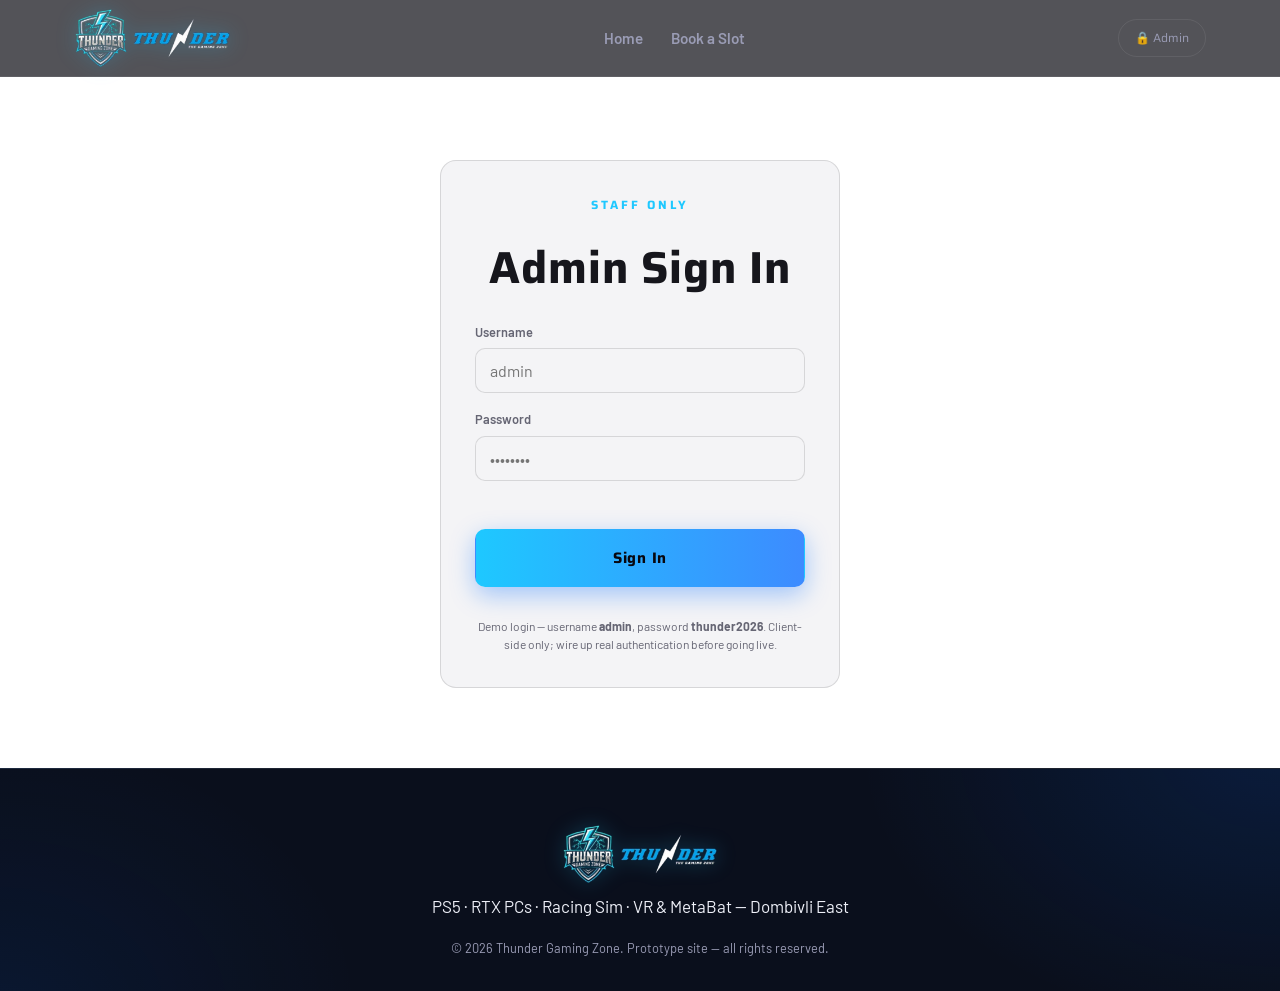
<file: admin.html>
<!DOCTYPE html>
<html lang="en">
<head>
<meta charset="UTF-8">
<meta name="viewport" content="width=device-width, initial-scale=1.0">
<title>Admin Dashboard | Thunder Gaming Zone</title>
<meta name="robots" content="noindex, nofollow">
<link rel="preconnect" href="https://fonts.googleapis.com">
<link rel="preconnect" href="https://fonts.gstatic.com" crossorigin>
<link href="https://fonts.googleapis.com/css2?family=Barlow:wght@400;500;600;700&family=Saira:wght@600;700;800;900&display=swap" rel="stylesheet">
<link rel="stylesheet" href="assets/style.css">
<link rel="icon" type="image/png" href="assets/img/logo.png">
</head>
<body>

<!-- NAV -->
<header class="site-header" id="header">
  <div class="container nav-inner">
    <a href="index.html#home" class="logo"><img src="assets/img/header-logo.png" alt="Thunder Gaming Zone"></a>
    <nav class="nav-links" id="navLinks">
      <a href="index.html#home">Home</a>
      <a href="booking.html">Book a Slot</a>
    </nav>
    <div class="nav-cta">
      <span class="admin-badge">🔒 Admin</span>
      <button type="button" id="logoutBtn" class="btn btn-ghost" style="display:none;">Log Out</button>
    </div>
    <button class="nav-toggle" id="navToggle" aria-label="Toggle menu">
      <span></span><span></span><span></span>
    </button>
  </div>
</header>

<!-- LOGIN -->
<section class="admin-login-wrap" id="loginWrap">
  <div class="admin-login-card">
    <span class="eyebrow center">STAFF ONLY</span>
    <h2 class="center">Admin Sign In</h2>
    <div class="bk-field">
      <label for="adminUser">Username</label>
      <input type="text" id="adminUser" autocomplete="username" placeholder="admin">
    </div>
    <div class="bk-field">
      <label for="adminPass">Password</label>
      <input type="password" id="adminPass" autocomplete="current-password" placeholder="••••••••">
    </div>
    <p class="bk-error" id="loginError"></p>
    <button type="button" id="loginBtn" class="btn btn-primary btn-lg" style="width:100%;">Sign In</button>
    <p class="summary-note center">Demo login — username <strong>admin</strong>, password <strong>thunder2026</strong>. Client-side only; wire up real authentication before going live.</p>
  </div>
</section>

<!-- DASHBOARD -->
<section class="admin-dashboard" id="dashboard" style="display:none;">
  <div class="container">
    <div class="admin-topbar">
      <div>
        <span class="eyebrow">DASHBOARD</span>
        <h2>Bookings overview</h2>
      </div>
      <div class="admin-filter">
        <label for="filterDate">Date</label>
        <input type="date" id="filterDate">
        <button type="button" id="allDatesBtn" class="btn btn-outline">All dates</button>
      </div>
    </div>

    <div class="admin-stats" id="adminStats"></div>

    <div class="admin-slots">
      <div class="admin-slot-block">
        <h3>🎮 PS5 Lounge <small id="ps5Occ"></small></h3>
        <div class="seat-grid" id="ps5SlotGrid"></div>
      </div>
      <div class="admin-slot-block">
        <h3>🖥️ RTX 4060 PC <small id="pcOcc"></small></h3>
        <div class="seat-grid" id="pcSlotGrid"></div>
      </div>
      <div class="admin-slot-block">
        <h3>🏎️ Racing Simulator <small id="simOcc"></small></h3>
        <div class="seat-grid" id="simSlotGrid"></div>
      </div>
      <div class="admin-slot-block">
        <h3>🥽 VR &amp; MetaBat <small id="vrOcc"></small></h3>
        <div class="seat-grid" id="vrSlotGrid"></div>
      </div>
    </div>

    <div class="admin-table-wrap">
      <table class="admin-table">
        <thead>
          <tr>
            <th>Booking ID</th><th>Date</th><th>Time</th><th>Setup</th><th>Station</th>
            <th>Duration</th><th>Players</th><th>Name</th><th>Phone</th><th>Total</th><th></th>
          </tr>
        </thead>
        <tbody id="bookingsBody"></tbody>
      </table>
      <p class="seat-hint" id="noBookings" style="display:none;">No bookings for this date.</p>
    </div>

    <button type="button" id="clearAllBtn" class="btn btn-outline admin-clear-btn">Clear all demo bookings</button>
  </div>
</section>

<!-- FOOTER -->
<footer class="site-footer">
  <div class="container footer-inner">
    <a href="index.html#home" class="logo"><img src="assets/img/header-logo.png" alt="Thunder Gaming Zone"></a>
    <p>PS5 · RTX PCs · Racing Sim · VR &amp; MetaBat — Dombivli East</p>
        <p class="copyright">© <span id="year"></span> Thunder Gaming Zone. Prototype site — all rights reserved.</p>
  </div>
</footer>

<script src="assets/booking-data.js"></script>
<script src="assets/script.js"></script>
<script src="assets/admin.js"></script>
</body>
</html>
</file>
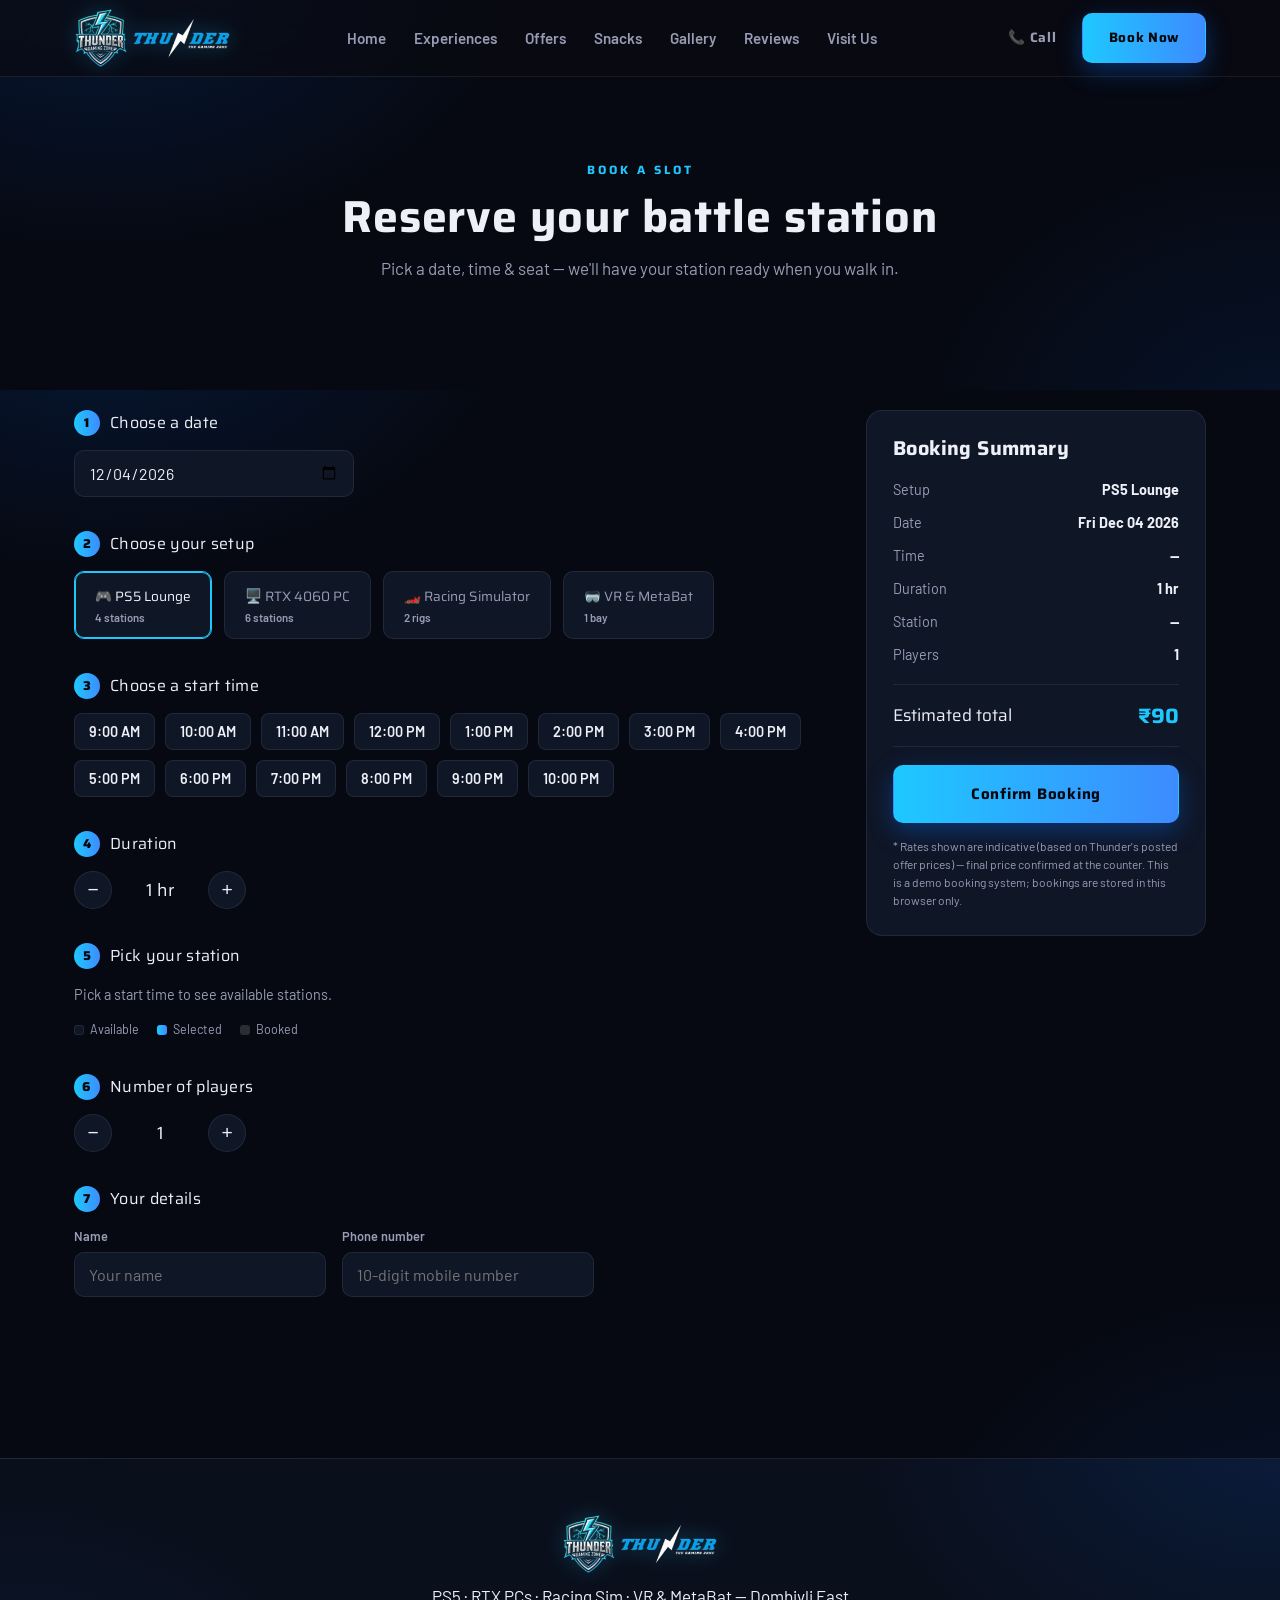
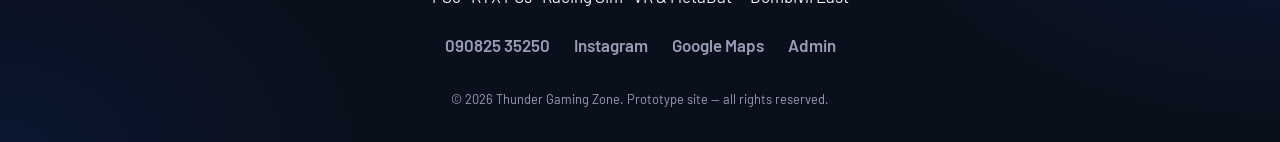
<file: booking.html>
<!DOCTYPE html>
<html lang="en">
<head>
<meta charset="UTF-8">
<meta name="viewport" content="width=device-width, initial-scale=1.0">
<title>Book a Slot | Thunder Gaming Zone</title>
<meta name="description" content="Book a PS5, RTX PC, racing sim or VR slot at Thunder Gaming Zone, Dombivli East. Pick your date, time & station in seconds.">
<link rel="preconnect" href="https://fonts.googleapis.com">
<link rel="preconnect" href="https://fonts.gstatic.com" crossorigin>
<link href="https://fonts.googleapis.com/css2?family=Barlow:wght@400;500;600;700&family=Saira:wght@600;700;800;900&display=swap" rel="stylesheet">
<link rel="stylesheet" href="assets/style.css">
<link rel="icon" type="image/png" href="assets/img/logo.png">
</head>
<body>

<!-- NAV -->
<header class="site-header" id="header">
  <div class="container nav-inner">
    <a href="index.html#home" class="logo"><img src="assets/img/header-logo.png" alt="Thunder Gaming Zone"></a>
    <nav class="nav-links" id="navLinks">
      <a href="index.html#home">Home</a>
      <a href="index.html#stations">Experiences</a>
      <a href="index.html#offers">Offers</a>
      <a href="index.html#snacks">Snacks</a>
      <a href="index.html#gallery">Gallery</a>
      <a href="index.html#reviews">Reviews</a>
      <a href="index.html#visit">Visit Us</a>
    </nav>
    <div class="nav-cta">
      <a href="tel:+919082535250" class="btn btn-ghost">📞 Call</a>
      <a href="booking.html" class="btn btn-primary">Book Now</a>
    </div>
    <button class="nav-toggle" id="navToggle" aria-label="Toggle menu">
      <span></span><span></span><span></span>
    </button>
  </div>
</header>

<!-- PAGE HERO -->
<section class="page-hero">
  <div class="container">
    <span class="eyebrow center">BOOK A SLOT</span>
    <h1 class="center">Reserve your battle station</h1>
    <p class="section-sub center">Pick a date, time & seat — we'll have your station ready when you walk in.</p>
  </div>
</section>

<!-- BOOKING -->
<section class="booking">
  <div class="container">
    <div class="booking-grid">

      <div class="booking-form-col">

        <!-- Step 1: Date -->
        <div class="bk-step">
          <span class="bk-step-label"><span class="bk-num">1</span> Choose a date</span>
          <input type="date" id="bkDate" class="bk-date-input">
        </div>

        <!-- Step 2: Type -->
        <div class="bk-step">
          <span class="bk-step-label"><span class="bk-num">2</span> Choose your setup</span>
          <div class="type-tabs" id="typeTabs">
            <button type="button" class="type-tab active" data-type="ps5">🎮 PS5 Lounge <small>4 stations</small></button>
            <button type="button" class="type-tab" data-type="pc">🖥️ RTX 4060 PC <small>6 stations</small></button>
            <button type="button" class="type-tab" data-type="sim">🏎️ Racing Simulator <small>2 rigs</small></button>
            <button type="button" class="type-tab" data-type="vr">🥽 VR &amp; MetaBat <small>1 bay</small></button>
          </div>
        </div>

        <!-- Step 3: Time -->
        <div class="bk-step">
          <span class="bk-step-label"><span class="bk-num">3</span> Choose a start time</span>
          <div class="time-slots" id="timeSlots"></div>
        </div>

        <!-- Step 4: Duration -->
        <div class="bk-step">
          <span class="bk-step-label"><span class="bk-num">4</span> Duration</span>
          <div class="duration-stepper">
            <button type="button" id="durMinus" class="dur-btn" aria-label="Decrease duration">−</button>
            <span class="dur-value" id="durValue">1 hr</span>
            <button type="button" id="durPlus" class="dur-btn" aria-label="Increase duration">+</button>
          </div>
        </div>

        <!-- Step 5: Seat -->
        <div class="bk-step">
          <span class="bk-step-label"><span class="bk-num">5</span> Pick your station</span>
          <div class="seat-grid" id="seatGrid"></div>
          <div class="seat-legend">
            <span><i class="seat-dot available"></i> Available</span>
            <span><i class="seat-dot selected"></i> Selected</span>
            <span><i class="seat-dot booked"></i> Booked</span>
          </div>
        </div>

        <!-- Step 6: Players (PS5 only) -->
        <div class="bk-step" id="playersStep">
          <span class="bk-step-label"><span class="bk-num">6</span> Number of players</span>
          <div class="duration-stepper">
            <button type="button" id="playersMinus" class="dur-btn" aria-label="Decrease players">−</button>
            <span class="dur-value" id="playersValue">1</span>
            <button type="button" id="playersPlus" class="dur-btn" aria-label="Increase players">+</button>
          </div>
        </div>

        <!-- Contact -->
        <div class="bk-step">
          <span class="bk-step-label"><span class="bk-num">7</span> Your details</span>
          <div class="bk-form-fields">
            <div class="bk-field">
              <label for="bkName">Name</label>
              <input type="text" id="bkName" placeholder="Your name" autocomplete="name">
            </div>
            <div class="bk-field">
              <label for="bkPhone">Phone number</label>
              <input type="tel" id="bkPhone" placeholder="10-digit mobile number" autocomplete="tel" inputmode="numeric" maxlength="10">
            </div>
          </div>
        </div>

        <p class="bk-error" id="bkError"></p>
      </div>

      <!-- Summary -->
      <aside class="booking-summary">
        <h3>Booking Summary</h3>
        <ul class="summary-list" id="summaryList">
          <li><span>Setup</span><strong id="sumType">PS5 Lounge</strong></li>
          <li><span>Date</span><strong id="sumDate">—</strong></li>
          <li><span>Time</span><strong id="sumTime">—</strong></li>
          <li><span>Duration</span><strong id="sumDuration">1 hr</strong></li>
          <li><span>Station</span><strong id="sumSeat">—</strong></li>
          <li><span>Players</span><strong id="sumPlayers">1</strong></li>
        </ul>
        <div class="summary-total">
          <span>Estimated total</span>
          <strong id="sumTotal">₹0</strong>
        </div>
        <button type="button" class="btn btn-primary btn-lg summary-confirm" id="confirmBtn">Confirm Booking</button>
        <p class="summary-note">* Rates shown are indicative (based on Thunder's posted offer prices) — final price confirmed at the counter. This is a demo booking system; bookings are stored in this browser only.</p>
      </aside>

    </div>
  </div>
</section>

<!-- CONFIRMATION MODAL -->
<div class="modal-overlay" id="confirmModal">
  <div class="modal-box confirm-box">
    <div class="modal-head">
      <h3>✅ Booking Confirmed</h3>
      <button type="button" id="confirmClose" class="modal-close" aria-label="Close">✕</button>
    </div>
    <div class="modal-body confirm-body">
      <p class="confirm-ref">Booking ID: <strong id="confirmRef"></strong></p>
      <ul class="summary-list" id="confirmSummary"></ul>
      <p class="confirm-msg">Show this booking ID at the counter when you arrive. See you at Thunder! ⚡</p>
    </div>
    <div class="confirm-actions">
      <button type="button" class="btn btn-primary" id="confirmDone">Book Another Slot</button>
    </div>
  </div>
</div>

<!-- FOOTER -->
<footer class="site-footer">
  <div class="container footer-inner">
    <a href="index.html#home" class="logo"><img src="assets/img/header-logo.png" alt="Thunder Gaming Zone"></a>
    <p>PS5 · RTX PCs · Racing Sim · VR &amp; MetaBat — Dombivli East</p>
    <div class="footer-links">
      <a href="tel:+919082535250">090825 35250</a>
      <a href="https://www.instagram.com/thunder_gamingcafe/" target="_blank" rel="noopener">Instagram</a>
      <a href="https://www.google.com/maps/place/Thunder+Gaming+Cafe/@19.2097234,73.0913466,354m/data=!3m2!1e3!4b1!4m6!3m5!1s0x3be79584dae21099:0x76527ccf8c31e28e!8m2!3d19.2097234!4d73.0920707!16s%2Fg%2F11wg5w4zh5" target="_blank" rel="noopener">Google Maps</a>
      <a href="admin.html">Admin</a>
    </div>
    <p class="copyright">© <span id="year"></span> Thunder Gaming Zone. Prototype site — all rights reserved.</p>
  </div>
</footer>

<script src="assets/booking-data.js"></script>
<script src="assets/script.js"></script>
<script src="assets/booking.js"></script>
</body>
</html>
</file>
<file: assets/style.css>
/* ===== Thunder Gaming Zone — prototype styles ===== */
:root{
  --bg: radial-gradient(ellipse 700px 480px at 8% -10%, rgba(10,108,255,.16), transparent 60%),
        radial-gradient(ellipse 600px 460px at 100% 110%, rgba(10,108,255,.10), transparent 60%),
        #060912;
  --bg-alt: radial-gradient(ellipse 700px 480px at 100% -10%, rgba(10,108,255,.14), transparent 60%),
        radial-gradient(ellipse 600px 460px at 0% 110%, rgba(10,108,255,.09), transparent 60%),
        #0a0f1c;
  --card: #0f1626;
  --line: rgba(255,255,255,0.08);
  --text: #eef0f8;
  --muted: #9a9cb5;
  --neon-cyan: #1ec8ff;
  --neon-purple: #3d8bff;
  --neon-pink: #ffd23f;
  --ps-blue: #0a3d91;
  --grad-main: linear-gradient(90deg, var(--neon-cyan), var(--neon-purple));
  --grad-text: linear-gradient(90deg, #ffffff, var(--neon-cyan), var(--neon-purple));
  --radius: 16px;
  --font-head: 'Saira', sans-serif;
  --font-body: 'Barlow', sans-serif;
}

*{ box-sizing:border-box; margin:0; padding:0; }
html{ scroll-behavior:smooth; }
body{
  background:var(--bg);
  color:var(--text);
  font-family:var(--font-body);
  font-size:17px;
  line-height:1.6;
  overflow-x:hidden;
}
img{ max-width:100%; display:block; }
a{ color:inherit; text-decoration:none; }
ul{ list-style:none; }
.container{ width:100%; max-width:1180px; margin:0 auto; padding:0 24px; }
h1,h2,h3,h4{ font-family:var(--font-head); line-height:1.15; letter-spacing:.02em; color:var(--text); }
h2{ font-size:clamp(1.9rem, 4vw, 2.8rem); margin-bottom:12px; }
h3{ font-size:1.25rem; margin-bottom:8px; }
.center{ text-align:center; margin-left:auto; margin-right:auto; }
.section-sub{ color:var(--muted); max-width:560px; margin-bottom:48px; }
.eyebrow{
  display:inline-block; font-family:var(--font-head); font-size:.75rem;
  letter-spacing:.25em; color:var(--neon-cyan); margin-bottom:12px; font-weight:700;
}
.eyebrow.center{ display:block; }

/* Buttons */
.btn{
  display:inline-flex; align-items:center; gap:6px; justify-content:center;
  padding:13px 26px; border-radius:10px; font-family:var(--font-head);
  font-size:.85rem; font-weight:700; letter-spacing:.05em; cursor:pointer;
  border:1px solid transparent; transition:transform .2s ease, box-shadow .2s ease, background .2s ease;
  white-space:nowrap;
}
.btn:hover{ transform:translateY(-2px); }
.btn-primary{ background:var(--grad-main); color:#08080f; box-shadow:0 8px 24px rgba(10,108,255,.35); }
.btn-primary:hover{ box-shadow:0 10px 30px rgba(30,200,255,.45); }
.btn-outline{ border-color:rgba(255,255,255,.25); color:var(--text); background:rgba(255,255,255,.03); }
.btn-outline:hover{ border-color:var(--neon-cyan); color:var(--neon-cyan); }
.hero-actions .btn-outline{ background:rgba(10,10,14,.5); border-color:rgba(255,255,255,.4); }
.hero-actions .btn-outline:hover{ background:rgba(10,10,14,.65); border-color:var(--neon-cyan); }
.btn-ghost{ color:var(--muted); padding:13px 14px; }
.btn-ghost:hover{ color:var(--text); }
.btn-lg{ padding:16px 32px; font-size:.95rem; }
.center-btn{ display:table; margin:36px auto 0; }

/* Header */
.site-header{
  position:fixed; top:0; left:0; right:0; z-index:100;
  background:rgba(10,10,18,.7); backdrop-filter:blur(14px);
  border-bottom:1px solid var(--line);
}
.nav-inner{ display:flex; align-items:center; justify-content:space-between; height:76px; gap:20px; }
.logo{ display:flex; align-items:center; gap:12px; font-family:var(--font-head); font-weight:800; font-size:1.3rem; letter-spacing:.05em; }
.logo img{ height:52px; width:auto; display:block; mix-blend-mode:screen; }
.logo-text{ color:var(--text); white-space:nowrap; }
.logo-text em{ font-style:normal; background:var(--grad-main); -webkit-background-clip:text; background-clip:text; color:transparent; }
.nav-links{ display:flex; gap:28px; }
.nav-links a{ font-size:.95rem; font-weight:600; color:var(--muted); transition:color .2s; }
.nav-links a:hover{ color:var(--neon-cyan); }
.nav-cta{ display:flex; align-items:center; gap:10px; }
.nav-toggle{ display:none; flex-direction:column; gap:5px; background:none; border:0; cursor:pointer; padding:8px; }
.nav-toggle span{ width:24px; height:2px; background:var(--text); display:block; }

/* Hero */
.hero{
  position:relative; min-height:100vh; display:flex; flex-direction:column;
  align-items:center; justify-content:center; text-align:center; padding:140px 0 60px;
  overflow:hidden;
}
.hero-bg{ position:absolute; inset:0; z-index:0; }
.hero-bg img{ width:100%; height:100%; object-fit:cover; opacity:1; filter:blur(2px); transform:scale(1.03); }
.hero-overlay{ position:absolute; inset:0; }
.hero-content{ position:relative; z-index:1; display:flex; flex-direction:column; align-items:center; max-width:900px; }
.badge{
  display:inline-block; border:1px solid rgba(30,200,255,.4); background:rgba(30,200,255,.08);
  color:var(--neon-cyan); padding:8px 18px; border-radius:999px; font-size:.8rem; font-weight:700;
  letter-spacing:.08em; margin-bottom:26px;
}
.hero h1{
  font-size:clamp(2.4rem, 7vw, 5rem); font-weight:900;
  background:var(--grad-text); -webkit-background-clip:text; background-clip:text; color:transparent;
  text-shadow:0 0 60px rgba(10,108,255,.25);
}
.hero h1 .x{ color:var(--neon-pink); -webkit-text-fill-color:var(--neon-pink); }
.tagline{
  margin-top:18px; font-size:clamp(1.9rem, 4.6vw, 3.2rem); font-family:var(--font-head), sans-serif;
  font-weight:800; letter-spacing:.05em;
  color:#fff; max-width:900px; line-height:1.25;
  text-shadow:0 2px 8px rgba(0,0,0,.9), 0 4px 30px rgba(0,0,0,.8),
    0 0 18px rgba(255,255,255,.5), 0 0 36px rgba(30,200,255,.35);
}
.tagline em{
  color:var(--neon-cyan); font-style:normal; font-weight:800; -webkit-text-fill-color:var(--neon-cyan);
  text-shadow:0 2px 8px rgba(0,0,0,.9), 0 0 16px rgba(94,200,255,.8), 0 0 34px rgba(94,200,255,.5);
}
.tagline .x{ color:var(--neon-pink); -webkit-text-fill-color:var(--neon-pink); }
.hero-actions{ display:flex; gap:16px; flex-wrap:wrap; justify-content:center; margin-top:36px; }
.hero-stats{
  display:flex; gap:40px; margin-top:64px; flex-wrap:wrap; justify-content:center;
}
.hero-stats div{ display:flex; flex-direction:column; align-items:center; }
.hero-stats strong{ font-family:var(--font-head); font-size:1.6rem; color:var(--neon-cyan); }
.hero-stats span{ font-size:.8rem; color:var(--muted); letter-spacing:.05em; text-transform:uppercase; margin-top:4px; }
.scroll-cue{
  position:absolute; bottom:24px; left:50%; transform:translateX(-50%);
  font-size:.7rem; letter-spacing:.3em; color:var(--muted); z-index:1;
}

/* Hero decorative neon controller buttons */
.hero-deco{ position:absolute; inset:0; z-index:1; pointer-events:none; overflow:hidden; }
.deco-btn{ position:absolute; width:44px; height:44px; opacity:.85; }
.deco-triangle{ top:15%; left:9%; --tilt:-15deg; filter:drop-shadow(0 0 8px #39ff9e) drop-shadow(0 0 16px #39ff9e); animation:deco-float 5s ease-in-out infinite; }
.deco-circle{ top:21%; right:7%; width:38px; height:38px; --tilt:22deg; filter:drop-shadow(0 0 8px #ff4d6d) drop-shadow(0 0 16px #ff4d6d); animation:deco-float 6s ease-in-out infinite .5s; }
.deco-cross{ bottom:22%; left:7%; width:36px; height:36px; --tilt:-28deg; filter:drop-shadow(0 0 8px #5ec8ff) drop-shadow(0 0 16px #5ec8ff); animation:deco-float 5.5s ease-in-out infinite 1s; }
.deco-square{ bottom:15%; right:11%; width:40px; height:40px; --tilt:12deg; filter:drop-shadow(0 0 8px #ff6ad5) drop-shadow(0 0 16px #ff6ad5); animation:deco-float 6.5s ease-in-out infinite 1.5s; }
.deco-cross2{ top:11%; right:30%; width:32px; height:32px; opacity:.75; --tilt:-20deg; filter:drop-shadow(0 0 7px #5ec8ff) drop-shadow(0 0 14px #5ec8ff); animation:deco-float 6.8s ease-in-out infinite 2.2s; }
.deco-square2{ bottom:11%; left:30%; width:30px; height:30px; opacity:.75; --tilt:25deg; filter:drop-shadow(0 0 7px #ff6ad5) drop-shadow(0 0 14px #ff6ad5); animation:deco-float 5.8s ease-in-out infinite .9s; }
@keyframes deco-float{
  0%, 100%{ transform:translateY(0) rotate(var(--tilt, 0deg)); }
  50%{ transform:translateY(-18px) rotate(calc(var(--tilt, 0deg) + 10deg)); }
}
@media (max-width: 700px){
  .deco-btn{ display:none; }
}

/* Marquee */
.marquee{ background:var(--grad-main); overflow:hidden; padding:12px 0; }
.marquee-track{
  display:flex; gap:14px; white-space:nowrap; width:max-content;
  animation:scroll-left 26s linear infinite;
  font-family:var(--font-head); font-weight:700; font-size:.85rem; color:#08080f; letter-spacing:.08em;
}
.marquee-track span{ padding:0 4px; }
@keyframes scroll-left{ from{ transform:translateX(0);} to{ transform:translateX(-50%);} }

/* About */
.about{ position:relative; padding:70px 0; overflow:hidden; }
.about-bg{ position:absolute; inset:0; z-index:0; }
.about-bg img{ width:100%; height:100%; object-fit:cover; object-position:30% center; }
/* Solid black on the right where the copy sits, fading out toward the photo on the left */
.about-bg-overlay{
  position:absolute; inset:0;
  background:
    linear-gradient(270deg, #000 0%, rgba(0,0,0,.97) 40%, rgba(0,0,0,.82) 58%, rgba(0,0,0,.45) 76%, rgba(0,0,0,.12) 92%, rgba(0,0,0,0) 100%),
    linear-gradient(180deg, #060912 0%, transparent 10%, transparent 90%, #060912 100%);
}
.about .container{ max-width:1260px; }
.about-grid{ position:relative; z-index:1; display:grid; grid-template-columns:1fr; justify-items:end; }
.about-copy{ max-width:560px; }
@media (min-width: 1320px){ .about-copy{ margin-right:-56px; } }
.about-badge{
  position:absolute; z-index:2; left:24px; bottom:28px;
  display:inline-block; background:rgba(10,10,18,.7); border:1px solid var(--line);
  padding:7px 16px; border-radius:999px; font-size:.78rem; font-weight:700;
}
.about-copy h2{ font-size:clamp(1.3rem, 2.4vw, 1.7rem); }
.about-copy p{ color:var(--muted); margin-bottom:20px; font-size:.92rem; }
.about-points{ margin-bottom:28px; }
.about-points li{
  display:flex; align-items:center; gap:10px; padding:8px 0;
  border-bottom:1px solid var(--line); font-weight:600; font-size:.88rem;
}
.about-points li:last-child{ border-bottom:0; }
.about-points svg{ width:18px; height:18px; flex-shrink:0; fill:none; stroke:#fff; stroke-width:1.8; }

.connect-cards{ display:grid; grid-template-columns:repeat(3, 1fr); gap:14px; margin-top:28px; }
.connect-card{
  display:flex; flex-direction:column; align-items:center; text-align:center; gap:6px;
  background:var(--card); border:1px solid var(--line); border-radius:12px; padding:20px 10px;
  box-shadow:0 10px 26px rgba(10,108,255,.2); transition:transform .2s ease, border-color .2s ease;
}
.connect-card:hover{ transform:translateY(-4px); border-color:rgba(30,200,255,.5); }
.connect-ico{ width:30px; height:30px; }
.connect-label{ font-family:var(--font-head); font-size:.85rem; color:var(--text); font-weight:700; }
.connect-sub{ font-size:.72rem; color:var(--muted); }
.wa-label{ color:#25D366; }
.dc-label{ color:#5865F2; }
.ig-label{
  background:linear-gradient(45deg, #f09433, #e6683c, #dc2743, #cc2366, #bc1888);
  -webkit-background-clip:text; background-clip:text; color:transparent;
}
.connect-card.wa:hover{ border-color:#25D366; }
.connect-card.dc:hover{ border-color:#5865F2; }
.connect-card.call:hover{ border-color:#1ec8ff; }
.connect-card.call .connect-label{ color:#1ec8ff; }
.connect-card.ig:hover .connect-ico{ filter:saturate(1.3); }

/* Stations */
.stations{ padding:110px 0; background:var(--bg-alt); }
.station-grid{ display:grid; grid-template-columns:repeat(3, 1fr); gap:28px; margin-top:20px; }
.station-card{
  background:var(--card); border:1px solid var(--line); border-radius:var(--radius);
  overflow:hidden; transition:transform .25s ease, border-color .25s ease, box-shadow .25s ease;
  box-shadow:0 12px 34px rgba(10,108,255,.22);
}
.station-card:hover{ transform:translateY(-6px); border-color:rgba(30,200,255,.4); box-shadow:0 18px 44px rgba(10,108,255,.4); }
.station-card--blue{ box-shadow:0 12px 34px rgba(45,130,255,.28); }
.station-card--blue:hover{ border-color:rgba(45,130,255,.45); box-shadow:0 18px 44px rgba(45,130,255,.45); }
.station-card--yellow{ box-shadow:0 12px 34px rgba(255,196,0,.28); }
.station-card--yellow:hover{ border-color:rgba(255,196,0,.45); box-shadow:0 18px 44px rgba(255,196,0,.45); }
.station-card--green{ box-shadow:0 12px 34px rgba(57,255,158,.28); }
.station-card--green:hover{ border-color:rgba(57,255,158,.45); box-shadow:0 18px 44px rgba(57,255,158,.45); }
.station-img{ height:190px; overflow:hidden; }
.station-img img{ width:100%; height:100%; object-fit:cover; transition:transform .4s ease; }
.station-card:hover .station-img img{ transform:scale(1.08); }
.station-card h3, .station-card p, .station-card .tag{ padding-left:22px; padding-right:22px; }
.station-card p{ color:var(--muted); font-size:.95rem; }
.station-card .tag{
  display:inline-block; margin:4px 22px 22px; font-size:.75rem; font-weight:700;
  color:var(--neon-purple); letter-spacing:.05em; text-transform:uppercase;
}
.rate-table{ width:calc(100% - 44px); margin:14px 22px 0; border-collapse:collapse; }
.rate-table th, .rate-table td{ text-align:center; padding:6px 4px; font-size:.82rem; }
.rate-table th{ color:var(--muted); font-weight:600; text-align:left; font-size:.72rem; }
.rate-table td{ color:var(--text); font-family:var(--font-head); font-weight:700; }
.rate-table tr:first-child td{ color:var(--muted); font-family:var(--font-body); font-weight:600; }
.rate-simple{ margin:14px 22px 0; font-family:var(--font-head); color:var(--text); font-size:1rem; }
.rate-simple strong{ color:var(--neon-cyan); font-size:1.4rem; }

.deals-row{ display:grid; grid-template-columns:1fr 1fr; gap:24px; margin-top:56px; align-items:stretch; }
.happy-hour{
  background:linear-gradient(120deg, rgba(10,108,255,.15), rgba(30,200,255,.1));
  border:1px solid rgba(10,108,255,.35); border-radius:var(--radius);
  padding:32px; display:flex; flex-direction:column; align-items:flex-start; justify-content:space-between; gap:20px;
}
.hh-text p{ color:var(--muted); margin-top:6px; }
.hh-rates{ display:flex; gap:12px; margin-top:20px; flex-wrap:wrap; }
.hh-slot{
  display:flex; flex-direction:column; gap:4px; background:rgba(10,10,18,.55);
  border:1px solid rgba(30,200,255,.3); border-radius:10px; padding:12px 16px;
}
.hh-slot.late{ border-color:rgba(255,210,63,.5); }
.hh-time{ font-size:.75rem; color:var(--muted); font-weight:700; letter-spacing:.04em; }
.hh-price{ font-family:var(--font-head); font-size:1.3rem; color:var(--neon-cyan); font-weight:800; }
.hh-price small{ font-family:var(--font-body); font-size:.7rem; color:var(--muted); font-weight:600; margin-left:2px; }

.monsoon-offer{
  text-align:center; padding:32px 24px; border-radius:var(--radius);
  background:linear-gradient(160deg, rgba(10,108,255,.22), rgba(10,10,18,.6));
  border:1px solid rgba(30,200,255,.35); box-shadow:0 16px 44px rgba(10,108,255,.3);
  display:flex; flex-direction:column; align-items:center; justify-content:center;
}
.mo-eyebrow{ display:block; font-family:var(--font-head); font-size:.8rem; letter-spacing:.15em; color:var(--neon-pink); font-weight:700; margin-bottom:10px; }
.mo-title{ font-size:clamp(1.8rem, 3.6vw, 2.4rem); color:var(--text); }
.mo-title em{ font-style:normal; color:var(--neon-cyan); -webkit-text-fill-color:var(--neon-cyan); }
.mo-sub{ color:var(--muted); font-size:1rem; margin-top:8px; }
.mo-perks{ display:flex; gap:10px; justify-content:center; flex-wrap:wrap; margin-top:20px; }
.mo-perks span{
  border:1px solid rgba(255,255,255,.2); border-radius:999px; padding:7px 14px;
  font-size:.78rem; font-weight:600; color:var(--text); background:rgba(10,10,18,.4);
}
.mo-note{ display:block; margin-top:20px; font-size:.8rem; color:var(--muted); letter-spacing:.04em; }

/* Games */
.games{ padding:80px 0; background:var(--bg); overflow:hidden; }
.container-bleed{ margin-bottom:32px; }
.game-scroll{
  overflow-x:auto; overflow-y:hidden; padding:8px 0 12px; -webkit-overflow-scrolling:touch;
  scrollbar-width:none; -ms-overflow-style:none;
}
.game-scroll::-webkit-scrollbar{ display:none; height:0; }
/* Spacing via margin (not gap) so both halves are identical and the -50% loop is seamless */
.game-scroll-track{
  display:flex; width:max-content;
  animation:scroll-left 55s linear infinite;
}
.game-scroll:hover .game-scroll-track{ animation-play-state:paused; }
/* Second lane runs the other way */
.game-scroll-track--reverse{ animation-direction:reverse; animation-duration:60s; }
.game-scroll + .game-scroll{ margin-top:22px; }
.game-card{
  position:relative; width:160px; height:240px; margin-right:36px; flex-shrink:0; border-radius:10px; overflow:hidden;
  transition:transform .25s ease;
}
.game-card img{
  width:100%; height:100%; object-fit:cover; display:block;
}
.game-card:hover{ transform:translateY(-6px) scale(1.03); }
.game-overlay{
  position:absolute; inset:0; display:flex; flex-direction:column; justify-content:flex-end;
  padding:16px; background:linear-gradient(180deg, transparent 45%, rgba(5,5,10,.92) 100%);
  opacity:0; transition:opacity .25s ease;
}
.game-card:hover .game-overlay{ opacity:1; }
.go-name{ display:block; font-family:var(--font-head); font-weight:800; font-size:.82rem; color:#fff; line-height:1.25; }
.go-genre{ display:block; font-size:.7rem; font-weight:700; letter-spacing:.06em; color:var(--neon-cyan); margin-top:4px; }

/* Cafe */
.cafe{ padding:110px 0; background:var(--bg-alt); }
.menu-board{
  display:grid; grid-template-columns:1fr 1fr; gap:0 60px; margin-top:0; height:100%;
  background:var(--card); border:1px solid var(--line); border-radius:var(--radius);
  padding:44px 48px; box-shadow:0 16px 44px rgba(10,108,255,.25);
  position:relative;
}
.menu-board::before{
  content:''; position:absolute; left:50%; top:44px; bottom:44px; width:1px;
  background:linear-gradient(180deg, transparent, rgba(30,200,255,.35), transparent);
}
.menu-cat{
  font-family:var(--font-head); color:#1ec8ff; font-size:1.05rem;
  letter-spacing:.04em; margin:28px 0 14px; padding-bottom:8px; border-bottom:1px solid rgba(30,200,255,.3);
}
.menu-col > .menu-cat:first-child{ margin-top:0; }
.menu-list li{
  display:flex; align-items:baseline; gap:6px; padding:9px 0; font-size:.98rem;
}
.mi-name{ color:var(--text); font-weight:600; white-space:nowrap; }
.mi-dots{
  flex:1; border-bottom:2px dotted rgba(255,255,255,.22); transform:translateY(-4px);
}
.mi-price{ color:#1ec8ff; font-family:var(--font-head); font-weight:700; white-space:nowrap; }
.menu-note{ font-size:.85rem; color:var(--muted); font-style:italic; margin-top:28px; }
.cafe-layout{ display:grid; grid-template-columns:1.6fr 1fr; gap:28px; align-items:stretch; margin-top:48px; }
.food-grid{
  display:grid; grid-template-columns:repeat(2, 1fr); grid-template-rows:190px 110px 110px 210px;
  gap:14px; height:100%;
}
.food-grid img{
  width:100%; height:100%; object-fit:cover; border-radius:12px; border:1px solid var(--line);
  box-shadow:0 10px 28px rgba(10,108,255,.28); transition:transform .3s ease, box-shadow .3s ease;
}
.food-grid img:hover{ transform:scale(1.02); box-shadow:0 14px 36px rgba(30,200,255,.4); }
.food-grid .f-drinks{ grid-column:1 / 3; grid-row:1; }
.food-grid .f-pizza{ grid-column:1; grid-row:2 / 4; }
.food-grid .f-coffee{ grid-column:2; grid-row:2; }
.food-grid .f-dessert{ grid-column:2; grid-row:3; }
.food-grid .f-burger{ grid-column:1 / 3; grid-row:4; }
@media (max-width: 900px){
  .cafe-layout{ grid-template-columns:1fr; }
  .food-grid{ height:auto; }
}

/* Gallery */
.gallery{ padding:110px 0; margin-bottom:80px; background:var(--bg); }
/* Fitted gallery grid — every tile filled, no gaps; photos cropped to their tile with a chosen focus point */
.gallery-grid{
  display:grid; grid-template-columns:1.2fr 1fr 1fr 1fr; grid-template-rows:270px 270px; gap:16px; margin-top:20px;
}
.gallery-grid img{
  width:100%; height:100%; object-fit:cover; border-radius:12px; border:1px solid var(--line);
  transition:transform .3s ease, filter .3s ease, box-shadow .3s ease; box-shadow:0 12px 32px rgba(10,108,255,.3);
}
.gallery-grid img:hover{ transform:scale(1.02); filter:brightness(1.1); box-shadow:0 16px 40px rgba(30,200,255,.45); }
.gallery-grid .gg-tall{ grid-column:1; grid-row:1 / 3; object-position:center 40%; }
.gallery-grid .gg-screens{ grid-column:2 / 4; grid-row:1; object-position:center 55%; }
.gallery-grid .gg-entrance{ grid-column:4; grid-row:1 / 3; object-position:62% center; }
.gallery-grid .gg-games{ grid-column:2 / 4; grid-row:2; object-position:center 60%; }

/* Reviews */
.reviews{ padding:110px 0; background:var(--bg-alt); }
.review-grid{ display:grid; grid-template-columns:repeat(3, 1fr); gap:28px; margin-top:24px; }
.review-card{
  background:var(--card); border:1px solid var(--line); border-radius:var(--radius); padding:28px;
  box-shadow:0 12px 34px rgba(10,108,255,.22);
}
.stars{ color:#ffb800; letter-spacing:2px; margin-bottom:14px; }
.review-card p{ color:var(--text); margin-bottom:16px; }
.reviewer{ color:var(--muted); font-size:.85rem; font-weight:700; }
.review-actions{ display:flex; gap:16px; justify-content:center; margin-top:36px; flex-wrap:wrap; }

/* Visit */
.visit{ padding:110px 0; background:var(--bg); }
.visit-grid{ display:grid; grid-template-columns:1fr 1fr; gap:50px; align-items:stretch; }
.info-row{ display:flex; gap:16px; margin-bottom:24px; }
.info-row .ico{ font-size:1.4rem; }
.info-row strong{ display:block; margin-bottom:4px; font-family:var(--font-head); font-size:.85rem; letter-spacing:.05em; color:var(--neon-cyan); }
.info-row p{ color:var(--muted); }
.info-row a{ color:var(--text); font-weight:700; }
.visit-actions{ display:flex; gap:14px; margin-top:12px; flex-wrap:wrap; }
.visit-map{ min-height:360px; border-radius:var(--radius); overflow:hidden; border:1px solid var(--line); }

/* Footer */
.site-footer{ background:var(--bg-alt); border-top:1px solid var(--line); padding:56px 0 32px; }
.footer-inner{ display:flex; flex-direction:column; align-items:center; text-align:center; gap:10px; }
.footer-links{ display:flex; gap:24px; margin:12px 0; flex-wrap:wrap; justify-content:center; }
.footer-links a{ color:var(--muted); font-weight:600; }
.footer-links a:hover{ color:var(--neon-cyan); }
.copyright{ color:var(--muted); font-size:.8rem; margin-top:8px; }

/* Responsive */
@media (max-width: 900px){
  .visit-grid{ grid-template-columns:1fr; }
  .deals-row{ grid-template-columns:1fr; }
  .about-copy{ max-width:100%; margin-right:0; }
  .station-grid, .review-grid{ grid-template-columns:1fr; }
  .gallery-grid{ grid-template-columns:1fr 1fr; grid-template-rows:none; grid-auto-rows:200px; }
  .gallery-grid .gg-tall{ grid-column:1; grid-row:span 2; }
  .gallery-grid .gg-screens{ grid-column:1 / 3; grid-row:auto; }
  .gallery-grid .gg-entrance{ grid-column:2; grid-row:span 2; }
  .gallery-grid .gg-games{ grid-column:1 / 3; grid-row:auto; }
  .menu-board{ grid-template-columns:1fr; padding:32px 24px; }
  .menu-board::before{ display:none; }
  .connect-cards{ grid-template-columns:1fr; }
  .nav-links{
    position:absolute; top:76px; left:0; right:0; background:var(--bg);
    flex-direction:column; padding:20px 24px; gap:18px; border-bottom:1px solid var(--line);
    display:none;
  }
  .nav-links.open{ display:flex; }
  .nav-toggle{ display:flex; }
  .nav-cta .btn-ghost{ display:none; }
}
@media (max-width: 560px){
  .gallery-grid{ gap:10px; grid-auto-rows:150px; }
  .hero-stats{ gap:24px; }
}

/* Events modal */
.modal-overlay{
  position:fixed; inset:0; z-index:200; display:none; align-items:center; justify-content:center;
  background:rgba(5,5,10,.8); backdrop-filter:blur(6px); padding:24px;
}
.modal-overlay.open{ display:flex; }
.modal-box{
  background:var(--card); border:1px solid rgba(30,200,255,.35); border-radius:var(--radius);
  width:100%; max-width:560px; max-height:85vh; display:flex; flex-direction:column;
  box-shadow:0 24px 60px rgba(10,108,255,.4); overflow:hidden;
}
.modal-head{ display:flex; align-items:center; justify-content:space-between; padding:18px 22px; border-bottom:1px solid var(--line); }
.modal-head h3{ font-family:var(--font-head); color:var(--text); margin:0; }
.modal-close{ background:none; border:0; color:var(--muted); font-size:1.2rem; cursor:pointer; line-height:1; padding:4px; }
.modal-close:hover{ color:var(--neon-cyan); }
.modal-body{ max-height:60vh; overflow-y:auto; padding:8px 0; }
.modal-note{ padding:14px 22px; font-size:.78rem; color:var(--muted); border-top:1px solid var(--line); font-style:italic; }

.event-list{ display:flex; flex-direction:column; }
.event-item{
  display:flex; gap:16px; align-items:flex-start; padding:16px 22px;
  border-bottom:1px solid var(--line);
}
.event-item:last-child{ border-bottom:0; }
.event-date{
  flex-shrink:0; display:flex; flex-direction:column; align-items:center; justify-content:center;
  width:52px; height:52px; border-radius:10px; background:rgba(30,200,255,.12);
  border:1px solid rgba(30,200,255,.35);
}
.ev-day{ font-family:var(--font-head); font-size:1.2rem; font-weight:800; color:var(--neon-cyan); line-height:1.1; }
.ev-mon{ font-size:.65rem; font-weight:700; letter-spacing:.05em; color:var(--muted); }
.event-info{ flex:1; }
.event-tag{ display:inline-block; font-size:.68rem; font-weight:700; letter-spacing:.03em; color:var(--neon-pink); margin-bottom:4px; }
.event-info h4{ font-family:var(--font-head); font-size:.95rem; color:var(--text); margin-bottom:4px; }
.event-info p{ font-size:.82rem; color:var(--muted); line-height:1.4; }

/* ===== Page hero (booking / admin) ===== */
.page-hero{ padding:160px 0 60px; background:var(--bg); text-align:center; }
.page-hero h1{ font-size:clamp(1.9rem, 4vw, 2.8rem); margin-bottom:12px; }
.page-hero .section-sub{ margin-left:auto; margin-right:auto; }

/* ===== Booking page ===== */
.booking{ padding:20px 0 110px; background:var(--bg); }
.booking-grid{ display:grid; grid-template-columns:1fr 340px; gap:40px; align-items:start; }

.bk-step{ margin-bottom:34px; }
.bk-step-label{
  display:flex; align-items:center; gap:10px; font-family:var(--font-head); font-size:1rem;
  color:var(--text); margin-bottom:14px; letter-spacing:.02em;
}
.bk-num{
  display:inline-flex; align-items:center; justify-content:center; width:26px; height:26px;
  border-radius:50%; background:var(--grad-main); color:#08080f; font-size:.8rem; font-weight:800; flex-shrink:0;
}
.bk-date-input{
  width:100%; max-width:280px; background:var(--card); border:1px solid var(--line); color:var(--text);
  font-family:var(--font-body); font-size:1rem; padding:12px 14px; border-radius:10px;
}

.type-tabs{ display:flex; gap:12px; flex-wrap:wrap; }
.type-tab{
  background:var(--card); border:1px solid var(--line); color:var(--muted); border-radius:10px;
  padding:14px 20px; font-family:var(--font-head); font-size:.85rem; cursor:pointer;
  display:flex; flex-direction:column; align-items:flex-start; gap:4px; transition:border-color .2s ease, color .2s ease;
}
.type-tab small{ font-family:var(--font-body); font-weight:600; color:var(--muted); }
.type-tab.active{ border-color:var(--neon-cyan); color:var(--text); box-shadow:0 0 0 1px var(--neon-cyan) inset; }

.time-slots{ display:flex; flex-wrap:wrap; gap:10px; }
.time-slot{
  background:var(--card); border:1px solid var(--line); color:var(--text); border-radius:8px;
  padding:9px 14px; font-family:var(--font-body); font-weight:600; font-size:.9rem; cursor:pointer;
  transition:border-color .2s ease, background .2s ease;
}
.time-slot:hover{ border-color:rgba(30,200,255,.4); }
.time-slot.active{ background:var(--grad-main); color:#08080f; border-color:transparent; }

.duration-stepper{ display:inline-flex; align-items:center; gap:18px; }
.dur-btn{
  width:38px; height:38px; border-radius:50%; border:1px solid var(--line); background:var(--card);
  color:var(--text); font-size:1.2rem; cursor:pointer; line-height:1;
}
.dur-btn:hover{ border-color:var(--neon-cyan); color:var(--neon-cyan); }
.dur-value{ font-family:var(--font-head); font-size:1.1rem; min-width:60px; text-align:center; }

.seat-grid{ display:flex; flex-wrap:wrap; gap:12px; }
.seat{
  min-width:78px; padding:12px 10px; border-radius:10px; text-align:center; font-family:var(--font-head);
  font-size:.85rem; border:1px solid var(--line); background:var(--card); color:var(--text); cursor:pointer;
  transition:transform .15s ease, border-color .2s ease, background .2s ease;
}
.seat.available:hover{ transform:translateY(-2px); border-color:#39ff9e; }
.seat.selected{ background:var(--grad-main); color:#08080f; border-color:transparent; }
.seat.booked{ background:rgba(255,255,255,.03); color:var(--muted); border-color:var(--line); cursor:not-allowed; opacity:.5; }
.seat-hint{ color:var(--muted); font-size:.9rem; }
.seat-legend{ display:flex; gap:18px; margin-top:14px; flex-wrap:wrap; }
.seat-legend span{ display:flex; align-items:center; gap:6px; font-size:.78rem; color:var(--muted); }
.seat-dot{ width:10px; height:10px; border-radius:3px; display:inline-block; }
.seat-dot.available{ background:var(--card); border:1px solid var(--line); }
.seat-dot.selected{ background:var(--grad-main); }
.seat-dot.booked{ background:rgba(255,255,255,.15); }

.bk-form-fields{ display:grid; grid-template-columns:1fr 1fr; gap:16px; max-width:520px; }
.bk-field{ display:flex; flex-direction:column; gap:6px; }
.bk-field label{ font-size:.8rem; color:var(--muted); font-weight:600; }
.bk-field input{
  background:var(--card); border:1px solid var(--line); color:var(--text); border-radius:10px;
  padding:12px 14px; font-family:var(--font-body); font-size:1rem;
}
.bk-field input:focus{ outline:none; border-color:var(--neon-cyan); }
.bk-error{ color:#ff6a6a; font-size:.85rem; font-weight:600; min-height:1.2em; }

.booking-summary{
  position:sticky; top:100px; background:var(--card); border:1px solid var(--line); border-radius:var(--radius);
  padding:26px;
}
.booking-summary h3{ margin-bottom:18px; }
.summary-list{ display:flex; flex-direction:column; gap:10px; margin-bottom:18px; }
.summary-list li{ display:flex; justify-content:space-between; gap:10px; font-size:.9rem; }
.summary-list li span{ color:var(--muted); }
.summary-total{
  display:flex; justify-content:space-between; align-items:center; padding:14px 0; margin-bottom:18px;
  border-top:1px solid var(--line); border-bottom:1px solid var(--line); font-family:var(--font-head);
}
.summary-total strong{ color:var(--neon-cyan); font-size:1.3rem; }
.summary-confirm{ width:100%; }
.summary-note{ font-size:.75rem; color:var(--muted); margin-top:14px; line-height:1.5; }
.summary-note.center{ text-align:center; }

.confirm-box{ max-width:460px; }
.confirm-body{ padding:20px 22px; }
.confirm-ref{ font-size:.95rem; margin-bottom:16px; }
.confirm-ref strong{ color:var(--neon-cyan); font-family:var(--font-head); }
.confirm-msg{ margin-top:16px; color:var(--muted); font-size:.88rem; }
.confirm-actions{ padding:18px 22px; border-top:1px solid var(--line); }
.confirm-actions .btn{ width:100%; }

@media (max-width: 900px){
  .booking-grid{ grid-template-columns:1fr; }
  .booking-summary{ position:static; }
  .bk-form-fields{ grid-template-columns:1fr; }
}

/* ===== Admin ===== */
.admin-badge{
  font-family:var(--font-head); font-size:.75rem; color:var(--muted); border:1px solid var(--line);
  border-radius:999px; padding:8px 16px;
}
.admin-login-wrap, .admin-dashboard{
  --bg:#ffffff; --card:#f4f4f6; --line:rgba(0,0,0,.12); --text:#16161c; --muted:#666674;
  background:#ffffff;
}
.admin-login-wrap{ min-height:70vh; display:flex; align-items:center; justify-content:center; padding:160px 24px 80px; }
.admin-login-card{
  width:100%; max-width:400px; background:var(--card); border:1px solid var(--line); border-radius:var(--radius);
  padding:34px; display:flex; flex-direction:column; gap:16px;
}
.admin-login-card .bk-field input{ width:100%; }

.admin-dashboard{ padding:150px 0 100px; }
.admin-dashboard .btn-outline, .admin-login-wrap .btn-outline{ border-color:rgba(0,0,0,.2); background:transparent; }
.admin-dashboard .btn-outline:hover{ border-color:var(--neon-cyan); }
.admin-dashboard .seat.booked{ background:rgba(30,200,255,.08); border-color:rgba(30,200,255,.3); color:#3d8bff; opacity:1; }
.admin-dashboard .admin-clear-btn{ color:#0a6cff; }
.admin-topbar{
  display:flex; justify-content:space-between; align-items:flex-end; gap:20px; flex-wrap:wrap; margin-bottom:30px;
}
.admin-filter{ display:flex; align-items:center; gap:10px; }
.admin-filter label{ font-size:.85rem; color:var(--muted); }
.admin-filter input{
  background:var(--card); border:1px solid var(--line); color:var(--text); border-radius:8px;
  padding:9px 12px; font-family:var(--font-body);
}

.admin-stats{ display:grid; grid-template-columns:repeat(auto-fit, minmax(150px, 1fr)); gap:16px; margin-bottom:40px; }
.stat-card{
  background:var(--card); border:1px solid var(--line); border-radius:12px; padding:18px; text-align:center;
}
.stat-num{ display:block; font-family:var(--font-head); font-size:1.6rem; color:var(--neon-cyan); }
.stat-label{ font-size:.72rem; color:var(--muted); }

.peak-hours-card{
  background:var(--card); border:1px solid var(--line); border-radius:var(--radius);
  padding:24px 26px; margin-bottom:40px;
}
.peak-hours-card h3{ margin-bottom:4px; }
.peak-hours-sub{ font-size:.8rem; color:var(--muted); margin-bottom:22px; }
.peak-chart{
  display:flex; align-items:flex-end; justify-content:space-between; gap:8px;
  height:150px; padding:0 6px;
}
.peak-bar-col{ flex:1; display:flex; flex-direction:column; align-items:center; justify-content:flex-end; height:100%; }
.peak-bar{
  width:100%; max-width:44px; border-radius:6px 6px 2px 2px;
  background:linear-gradient(180deg, var(--neon-pink), var(--neon-cyan));
  box-shadow:0 6px 16px rgba(30,200,255,.25);
  transition:transform .2s ease;
}
.peak-bar:hover{ transform:scaleY(1.03); }
.peak-bar--top{ box-shadow:0 8px 20px rgba(30,200,255,.4); }
.peak-label{ font-size:.72rem; color:var(--muted); margin-top:10px; font-weight:600; white-space:nowrap; }

@media (max-width: 640px){
  .peak-chart{ overflow-x:auto; justify-content:flex-start; padding-bottom:6px; }
  .peak-bar-col{ flex:0 0 auto; width:42px; }
}

.admin-slots{ display:grid; grid-template-columns:1fr 1fr; gap:30px; margin-bottom:40px; }
.admin-slot-block h3{ display:flex; align-items:center; gap:10px; }
.admin-slot-block h3 small{ font-size:.7rem; color:var(--muted); font-weight:600; }
.admin-slots .seat{ cursor:default; }
.admin-slots .seat.available:hover{ transform:none; border-color:var(--line); }

.admin-table-wrap{ overflow-x:auto; background:var(--card); border:1px solid var(--line); border-radius:var(--radius); }
.admin-table{ width:100%; border-collapse:collapse; font-size:.85rem; white-space:nowrap; }
.admin-table th, .admin-table td{ padding:12px 16px; text-align:left; border-bottom:1px solid var(--line); color:var(--text); }
.admin-table th{ color:var(--muted); font-weight:700; font-size:.75rem; letter-spacing:.04em; text-transform:uppercase; }
.admin-table tbody tr:last-child td{ border-bottom:0; }
.admin-table tbody tr:hover{ background:rgba(0,0,0,.03); }
.btn-cancel{
  background:rgba(255,80,80,.12); border:1px solid rgba(255,80,80,.35); color:#ff6a6a; border-radius:6px;
  padding:6px 12px; font-size:.78rem; font-weight:700; cursor:pointer;
}
.btn-cancel:hover{ background:rgba(255,80,80,.22); }
.admin-clear-btn{ margin-top:28px; border-color:rgba(255,80,80,.35); color:#ff6a6a; }

@media (max-width: 900px){
  .admin-stats{ grid-template-columns:repeat(2, 1fr); }
  .admin-slots{ grid-template-columns:1fr; }
}

/* ===== Thunder Gaming Zone additions ===== */
.logo img{ mix-blend-mode:normal; height:58px; filter:drop-shadow(0 0 10px rgba(30,200,255,.3)); }
.tagline .bolt{ color:var(--neon-pink); -webkit-text-fill-color:var(--neon-pink); text-shadow:0 0 18px rgba(255,210,63,.7); }
.hero-sub{
  margin-top:16px; font-size:clamp(.95rem, 2vw, 1.15rem); font-weight:700; letter-spacing:.08em; color:#cfe3f5;
  text-shadow:0 2px 10px rgba(0,0,0,.9);
}
.deco-bolt{ filter:drop-shadow(0 0 8px #ffd23f) drop-shadow(0 0 16px #ffd23f); }
.deco-bolt.b1{ top:30%; left:16%; width:34px; height:34px; --tilt:12deg; animation:deco-float 5.2s ease-in-out infinite .3s; }
.deco-bolt.b2{ bottom:28%; right:20%; width:30px; height:30px; --tilt:-14deg; animation:deco-float 6.2s ease-in-out infinite 1.2s; }

/* Experiences — 6 card grid */
.station-card--pink{ box-shadow:0 12px 34px rgba(255,90,200,.26); }
.station-card--pink:hover{ border-color:rgba(255,90,200,.45); box-shadow:0 18px 44px rgba(255,90,200,.42); }
.station-card--purple{ box-shadow:0 12px 34px rgba(150,90,255,.28); }
.station-card--purple:hover{ border-color:rgba(150,90,255,.45); box-shadow:0 18px 44px rgba(150,90,255,.45); }
.station-card--red{ box-shadow:0 12px 34px rgba(255,70,70,.26); }
.station-card--red:hover{ border-color:rgba(255,70,70,.45); box-shadow:0 18px 44px rgba(255,70,70,.42); }
.station-card h3{ margin-top:18px; }

/* Offers */
.offer-poster{
  border-radius:var(--radius); overflow:hidden; border:1px solid rgba(30,200,255,.35);
  box-shadow:0 16px 44px rgba(10,108,255,.3); display:grid; grid-template-columns:1fr 1fr; background:var(--card);
}
.offer-poster img{ width:100%; height:100%; object-fit:cover; }
.offer-poster .op-text{ padding:28px 24px; display:flex; flex-direction:column; justify-content:center; gap:10px; }
.offer-poster .op-text p{ color:var(--muted); font-size:.95rem; }

/* Snack shop — two pixel-art vending machines angled toward the viewer, list in the middle.
   Pixel look: flat colours, hard dark outlines, stepped (inset) shading, square corners. */
.snacks{ position:relative; padding:110px 0; overflow:hidden; background:var(--bg-alt); }
.snack-shop{
  display:grid; grid-template-columns:1fr minmax(260px, 320px) 1fr; gap:28px; align-items:end; margin-top:12px;
}
.shop-unit{ position:relative; perspective:1100px; display:flex; justify-content:center; padding-bottom:18px; }
.shop-unit::after{
  content:''; position:absolute; left:8%; right:8%; bottom:0; height:26px; z-index:-1;
  background:radial-gradient(ellipse at center, rgba(0,0,0,.8), transparent 70%);
}
.shop-unit--left .vm{ transform:rotateY(20deg); transform-origin:left center; }
.shop-unit--right .vm{ transform:rotateY(-20deg); transform-origin:right center; }

/* Items: glow on hover, pop when added */
.snack-item{
  position:relative; border:0; padding:0; background:none; cursor:pointer; line-height:0;
  transition:transform .15s steps(3), filter .15s steps(3);
  filter:drop-shadow(0 3px 0 rgba(0,0,0,.45));
}
.snack-item:hover, .snack-item:focus-visible{
  transform:translateY(-5px) scale(1.08); outline:none; z-index:2;
  filter:drop-shadow(0 0 6px var(--c1)) drop-shadow(0 0 16px var(--c1)) brightness(1.15);
}
.snack-item.added{ animation:snack-pop .3s steps(4); }
@keyframes snack-pop{ 40%{ transform:translateY(-9px) scale(1.16); } }
.item-count{
  position:absolute; top:-8px; right:-8px; min-width:20px; height:20px; padding:0 4px;
  background:#1ec8ff; color:#04121f; font-family:'Press Start 2P', monospace; font-size:.5rem; line-height:20px; text-align:center;
  box-shadow:0 0 0 2px #04121f, 0 0 10px rgba(30,200,255,.8); display:none;
}
.snack-item.in-list .item-count{ display:block; }
.svg-brand{ font-family:var(--font-head); font-weight:900; font-size:9px; letter-spacing:.02em; }
.svg-brand--sm{ font-size:8px; }
.svg-brand--xs{ font-size:7px; }
.snack-item img{ display:block; width:auto; object-fit:contain; }
.packet img{ height:78px; max-width:62px; }
.drink img{ height:92px; max-width:40px; }

/* Machine shell */
.vm{
  --body:#f1f3f5; --body-lt:#ffffff; --body-dk:#adb5bd; --trim:#1c7ed6; --trim-dk:#0b4f9c; --ink:#0b0f1a;
  position:relative; width:100%; max-width:330px; padding:8px;
  background:var(--body); box-shadow:0 0 0 4px var(--ink), inset 8px 0 0 var(--body-lt), inset -10px 0 0 var(--body-dk);
}
.vm--snacks{ --body:#2b2f3a; --body-lt:#3d4250; --body-dk:#1b1e26; --trim:#fab005; --trim-dk:#b07800; }
.vm-top{
  margin:-8px -8px 8px; padding:10px 8px; text-align:center; background:var(--trim);
  box-shadow:inset 0 4px 0 rgba(255,255,255,.35), inset 0 -4px 0 var(--trim-dk), 0 4px 0 var(--ink);
}
.vm-sign{
  font-family:'Press Start 2P', monospace; font-size:.62rem; letter-spacing:.06em; color:#fff;
  text-shadow:2px 2px 0 var(--trim-dk), 0 0 10px rgba(255,255,255,.7);
}
.vm--snacks .vm-sign{ color:#2b1d00; text-shadow:2px 2px 0 #ffe066; }
.vm-main{ display:grid; grid-template-columns:1fr 62px; gap:8px; }

/* Display window — the only part that gets the pixelate filter */
.vm-window{
  position:relative; padding:10px 6px 2px;
  background:linear-gradient(180deg, #e7f5ff, #a5d8ff);
  box-shadow:0 0 0 4px var(--ink), inset 0 0 0 3px rgba(255,255,255,.9), inset 0 0 22px rgba(0,60,140,.35);
}
.vm--snacks .vm-window{ background:linear-gradient(180deg, #1a1f2e, #10141f); box-shadow:0 0 0 4px var(--ink), inset 0 0 0 3px rgba(255,255,255,.12), inset 0 0 24px rgba(250,176,5,.15); }
.vm-window::after{  /* glass glare */
  content:''; position:absolute; inset:0; pointer-events:none; z-index:3;
  background:linear-gradient(120deg, transparent 22%, rgba(255,255,255,.22) 22% 30%, transparent 30% 66%, rgba(255,255,255,.12) 66% 70%, transparent 70%);
}
.vm--snacks .vm-window::after{ opacity:.45; }
.vm-row{
  display:flex; justify-content:space-around; align-items:flex-end; padding-bottom:6px; margin-bottom:8px;
  border-bottom:4px solid var(--body-dk); box-shadow:0 4px 0 var(--ink);
}
.vm--drinks .vm-row{ border-bottom-color:#74c0fc; }
.vm-slot{ position:relative; display:flex; flex-direction:column; align-items:center; gap:4px; }
/* spiral coil under each snack, slot code below */
.vm-coil{
  display:block; width:56px; height:8px; margin-top:-2px;
  background:repeating-linear-gradient(115deg, #ced4da 0 3px, #495057 3px 6px);
}
.vm-code{ font-family:'Press Start 2P', monospace; font-size:.42rem; color:#ffd43b; }
/* lit selection button under each drink */
.vm-btn{ width:20px; height:8px; background:#1c7ed6; box-shadow:0 0 0 2px var(--ink), inset 0 2px 0 #74c0fc; }
.vm-slot:hover .vm-btn{ background:#ff4d4d; box-shadow:0 0 0 2px var(--ink), 0 0 8px #ff4d4d; }

/* Side panel: brand, LCD, keypad, coin + note slots */
.vm-panel{
  display:flex; flex-direction:column; align-items:center; gap:10px; padding:8px 4px;
  background:var(--trim); box-shadow:0 0 0 4px var(--ink), inset 4px 0 0 rgba(255,255,255,.3), inset -4px 0 0 var(--trim-dk);
}
.vm-brand{
  writing-mode:vertical-rl; font-family:'Press Start 2P', monospace; font-size:.72rem; letter-spacing:.12em;
  color:#fff; text-shadow:2px 2px 0 var(--trim-dk); padding:6px 0;
}
.vm-lcd{
  width:100%; padding:5px 2px; text-align:center; background:#0f2a12; color:#69db7c;
  font-family:'Press Start 2P', monospace; font-size:.38rem; box-shadow:0 0 0 3px var(--ink), inset 0 0 6px rgba(105,219,124,.4);
  text-shadow:0 0 4px #69db7c;
}
.vm-keypad{ display:grid; grid-template-columns:repeat(3, 1fr); gap:3px; width:100%; }
.vm-keypad span{
  font-family:'Press Start 2P', monospace; font-size:.36rem; text-align:center; padding:3px 0;
  background:#e9ecef; color:var(--ink); box-shadow:0 0 0 2px var(--ink), inset 0 -2px 0 #adb5bd;
}
.vm-coin{ width:26px; height:26px; display:grid; place-items:center; background:#adb5bd; box-shadow:0 0 0 3px var(--ink), inset 3px 3px 0 #e9ecef; }
.vm-coin span{ width:4px; height:14px; background:var(--ink); }
.vm-bill{ width:40px; height:8px; background:var(--ink); box-shadow:0 0 0 3px #adb5bd, 0 0 0 6px var(--ink); margin-bottom:4px; }

/* Pickup flap and feet */
.vm-bottom{ margin-top:10px; padding:6px 8px; background:var(--body-dk); box-shadow:inset 0 4px 0 rgba(0,0,0,.25); }
.vm-flap{
  height:30px; display:grid; place-items:center; background:#212529; color:#868e96;
  font-family:'Press Start 2P', monospace; font-size:.5rem; letter-spacing:.2em;
  box-shadow:0 0 0 3px var(--ink), inset 0 6px 0 #343a40;
}
.vm-feet{ position:absolute; left:10px; right:10px; bottom:-14px; display:flex; justify-content:space-between; }
.vm-feet span{ width:22px; height:10px; background:var(--ink); }

/* Snack list (middle) */
.snack-list{
  align-self:center; background:var(--card); border:1px solid rgba(30,200,255,.3); border-radius:var(--radius);
  padding:22px; box-shadow:0 16px 40px rgba(10,108,255,.25);
}
.snack-list h3{ font-size:1.05rem; margin-bottom:12px; }
.snack-list ul{ display:flex; flex-direction:column; gap:8px; max-height:260px; overflow-y:auto; }
.snack-list li{
  display:flex; align-items:center; gap:8px; padding:8px 10px; border-radius:10px;
  background:rgba(255,255,255,.04); border:1px solid var(--line); font-weight:600; font-size:.92rem;
}
.snack-list li .sl-name{ flex:1; }
.sl-btn{
  width:26px; height:26px; border-radius:50%; border:1px solid var(--line); background:transparent; color:var(--text);
  cursor:pointer; font-size:.95rem; line-height:1;
}
.sl-btn:hover{ border-color:var(--neon-cyan); color:var(--neon-cyan); }
.sl-qty{ min-width:18px; text-align:center; font-family:var(--font-head); font-weight:800; color:var(--neon-cyan); }
.snack-empty{ color:var(--muted); font-size:.9rem; padding:18px 0; text-align:center; border:1px dashed var(--line); border-radius:10px; }
.snack-list-actions{ display:flex; gap:10px; margin-top:16px; }
.snack-list [hidden]{ display:none; }
.snack-list-actions .btn{ flex:1; padding:11px 12px; font-size:.8rem; }
.snack-hint{ margin-top:14px; font-size:.78rem; color:var(--muted); }

.snack-banner{
  margin-top:36px; display:flex; align-items:center; justify-content:center; gap:12px; flex-wrap:wrap; text-align:center;
  border:1px dashed rgba(255,210,63,.45); border-radius:12px; padding:14px 20px; color:var(--muted); font-size:.92rem;
}
.snack-banner strong{ color:#ffd23f; }

@media (max-width: 900px){
  .snack-shop{ grid-template-columns:1fr; justify-items:center; }
  .shop-unit--left .vm, .shop-unit--right .vm{ transform:none; }
  .snack-list{ width:100%; max-width:420px; order:3; }
}

@media (max-width: 900px){
  .offer-poster{ grid-template-columns:1fr; }
  .offer-poster img{ max-height:420px; object-position:top; }
}
@media (max-width: 560px){
  .container{ padding:0 16px; }
  .hero-actions .btn-lg{ padding:14px 22px; }
  .logo img{ height:38px; }
  .tagline{ font-size:1.55rem; }
}

/* ===== Loading intro: lightning strike → metallic THU / DER → blackout ===== */
body.intro-active{ overflow:hidden; }
.intro{
  position:fixed; inset:0; z-index:1000; background:#000; display:grid; place-items:center; overflow:hidden;
  animation:intro-out .5s ease 3.4s forwards;
}
.intro.done{ display:none; }
@keyframes intro-out{ to{ opacity:0; visibility:hidden; } }
.intro-canvas{
  position:absolute; inset:0; width:100%; height:100%; pointer-events:none; z-index:1;
  filter:drop-shadow(0 0 4px rgba(150,210,255,.9)) drop-shadow(0 0 16px rgba(100,110,255,.75));
}
.intro-flash{
  position:absolute; inset:0; opacity:0; pointer-events:none; z-index:2;
  background:radial-gradient(circle at 50% 50%, rgba(225,245,255,.95), rgba(30,200,255,.3) 35%, transparent 70%);
  animation:intro-flash .8s ease-out .32s;
}
@keyframes intro-flash{ 0%{opacity:0} 6%{opacity:1} 16%{opacity:.15} 26%{opacity:.8} 45%,100%{opacity:0} }
.intro-stage{
  position:relative; z-index:3; display:flex; align-items:center; justify-content:center; perspective:600px;
  font-family:var(--font-head); font-weight:900; font-size:clamp(2.6rem, 13vw, 7.5rem); line-height:1;
  animation:intro-blackout .45s ease-in 2.85s forwards;
}
@keyframes intro-blackout{ to{ opacity:0; transform:scale(.96); filter:brightness(0); } }

/* Letters rise from behind the bolt — brushed steel with a moving shine */
.intro-word{ position:relative; display:inline-block; opacity:0; }
.intro-thu{ --from:40%; animation:intro-emerge .75s cubic-bezier(.16,.9,.3,1.1) 1.0s forwards; }
.intro-der{ --from:-40%; animation:intro-emerge .75s cubic-bezier(.16,.9,.3,1.1) 1.0s forwards; }
@keyframes intro-emerge{
  0%{ opacity:0; transform:translateX(var(--from)) translateZ(-500px) skewX(-14deg); filter:blur(12px) brightness(3); }
  45%{ opacity:1; }
  100%{ opacity:1; transform:translateX(0) translateZ(0) skewX(-14deg); filter:blur(0) brightness(1); }
}
.intro-metal{
  display:inline-block; letter-spacing:.02em; color:transparent;
  background:
    linear-gradient(105deg, transparent 35%, rgba(255,255,255,.95) 50%, transparent 65%) -150% 0 / 250% 100% no-repeat,
    linear-gradient(180deg, #ffffff 0%, #dfe7f0 18%, #95a3b5 42%, #f5f9ff 50%, #6f7d8f 66%, #b9c6d6 84%, #eef3f8 100%);
  -webkit-background-clip:text; background-clip:text;
  -webkit-text-stroke:1px rgba(150,215,255,.55);
  filter:drop-shadow(0 0 4px rgba(120,210,255,.9)) drop-shadow(0 0 20px rgba(30,150,255,.55));
  animation:intro-shine 1s ease-in-out 1.7s forwards;
}
@keyframes intro-shine{ to{ background-position:250% 0, 0 0; } }
.intro-der small{
  position:absolute; right:0; top:100%; margin-top:.35em; white-space:nowrap;
  font-size:.17em; letter-spacing:.22em; color:#cfe9ff; opacity:0;
  animation:intro-fade .4s ease 1.8s forwards;
}
@keyframes intro-fade{ to{ opacity:1; } }

/* Gap between THU and DER — the canvas lightning lives here */
.intro-gap{ display:inline-block; width:.7em; height:1.65em; transform:skewX(-28deg); }
.intro-bolt{
  display:block; width:100%; height:100%; overflow:visible; opacity:0; transform-origin:50% 100%;
  filter:drop-shadow(0 0 10px rgba(200,240,255,.9)) drop-shadow(0 0 28px rgba(30,200,255,.8));
  animation:intro-bolt-land .3s cubic-bezier(.2,1.4,.4,1) .38s forwards, intro-bolt-pulse .5s ease 1.6s;
}
.intro-bolt path{ fill:#fff; stroke:#fff; stroke-width:3; stroke-linejoin:round; }
@keyframes intro-bolt-land{ 0%{ opacity:0; transform:scale(.4, 1.5); } 100%{ opacity:1; transform:none; } }
@keyframes intro-bolt-pulse{ 40%{ filter:drop-shadow(0 0 18px #fff) drop-shadow(0 0 48px rgba(30,200,255,1)); } }

.intro-skip{
  position:absolute; z-index:4; right:20px; bottom:20px; background:none; border:1px solid rgba(255,255,255,.2);
  color:rgba(255,255,255,.55); font-family:var(--font-body); font-weight:600; font-size:.8rem; letter-spacing:.12em;
  text-transform:uppercase; padding:6px 14px; border-radius:999px; cursor:pointer;
}
.intro-skip:hover{ color:#fff; border-color:rgba(255,255,255,.5); }
@media (prefers-reduced-motion: reduce){
  .intro{ animation-delay:.9s; }
  .intro *{ animation-duration:.01s !important; animation-delay:0s !important; }
  .intro-stage{ animation:none; }
  .intro-canvas{ display:none; }
}

/* Events */
.events{ padding:70px 0; background:var(--bg); overflow:hidden; }
.events-grid{ display:grid; grid-template-columns:minmax(0, 360px) 1fr; gap:48px; align-items:center; }
.events-photo{ position:relative; margin:0; }
.events-photo img{
  width:100%; height:auto; border-radius:var(--radius); border:1px solid rgba(255,70,70,.35);
  box-shadow:0 20px 60px rgba(255,40,40,.25), 0 10px 30px rgba(10,108,255,.25);
}
.events-photo figcaption{
  position:absolute; left:16px; bottom:16px; background:rgba(6,9,18,.8); border:1px solid var(--line);
  padding:7px 14px; border-radius:999px; font-size:.82rem; font-weight:700;
}
.events-sub{ color:var(--muted); margin-bottom:22px; }
.events .event-list{ background:var(--card); border:1px solid var(--line); border-radius:var(--radius); overflow:hidden; }
.events-actions{ margin-top:24px; }
.events-note{ margin-top:14px; font-size:.78rem; color:var(--muted); font-style:italic; }
@media (max-width: 900px){
  .events-grid{ grid-template-columns:1fr; }
  .events-photo{ max-width:420px; margin:0 auto; }
}

/* Birthday parties — photo background, dark fade behind the copy on the left */
.party{ position:relative; padding:80px 0; overflow:hidden; background:#0d0a02; }
.party-bg{ position:absolute; top:0; bottom:0; right:0; left:42%; z-index:0; }
.party-bg img{ width:100%; height:100%; object-fit:cover; object-position:center 25%; }
.party-bg::after{
  content:''; position:absolute; inset:0;
  background:
    linear-gradient(90deg, rgba(0,0,0,.94) 0%, rgba(0,0,0,.85) 38%, rgba(0,0,0,.45) 70%, rgba(0,0,0,.2) 100%),
    linear-gradient(180deg, #060912 0%, transparent 12%, transparent 88%, #060912 100%);
}
.party-inner{ position:relative; z-index:1; }
.party-inner h2, .party-sub, .party-points{ max-width:560px; }
.party-sub{ color:#cfd8e6; margin-bottom:22px; }
.party-points{ margin-bottom:30px; }
.party-points li{ padding:9px 0; border-bottom:1px solid rgba(255,255,255,.1); font-weight:600; }
.party-points li:last-child{ border-bottom:0; }
.party-actions{ display:flex; gap:14px; flex-wrap:wrap; }

/* Pixel-art touches for the snack list */
.snack-list h3{ font-family:'Press Start 2P', monospace; letter-spacing:.04em; font-size:.7rem; line-height:1.6; }
.snack-list{ border-radius:0; border:3px solid rgba(30,200,255,.55); box-shadow:6px 6px 0 rgba(10,108,255,.35); }

/* Events — red theme */
.events{ background:radial-gradient(ellipse 800px 500px at 15% 50%, rgba(255,40,40,.16), transparent 65%), #060912; }
.events .eyebrow{ color:#ff4d4d; }
.events h2{ text-shadow:0 0 24px rgba(255,60,60,.35); }
.events .event-list{ border-color:rgba(255,77,77,.3); box-shadow:0 16px 44px rgba(255,40,40,.18); }
.events .event-date{ background:rgba(255,77,77,.12); border-color:rgba(255,77,77,.45); }
.events .ev-day{ color:#ff4d4d; }
.events .event-tag{ color:#ff8787; }
.events .btn-primary{ background:linear-gradient(90deg, #ff4d4d, #c92a2a); color:#fff; box-shadow:0 8px 24px rgba(255,40,40,.4); }
.events .btn-primary:hover{ box-shadow:0 10px 30px rgba(255,77,77,.55); }
.events-photo img{ border-color:rgba(255,77,77,.5); box-shadow:0 20px 60px rgba(255,40,40,.35); }

/* Birthday parties — yellow theme */
.party .eyebrow{ color:#ffd43b; }
.party h2{ color:#fff; text-shadow:0 0 24px rgba(255,212,59,.35); }
.party-points li{ border-bottom-color:rgba(255,212,59,.18); }
.party .btn-primary{ background:linear-gradient(90deg, #ffe066, #fab005); color:#2b1d00; box-shadow:0 8px 24px rgba(250,176,5,.4); }
.party .btn-primary:hover{ box-shadow:0 10px 30px rgba(255,212,59,.55); }
.party .btn-outline:hover{ border-color:#ffd43b; color:#ffd43b; }
.party-bg::after{
  background:
    linear-gradient(90deg, #0d0a02 0%, rgba(13,10,2,.75) 22%, rgba(13,10,2,.15) 55%, rgba(13,10,2,0) 100%),
    linear-gradient(180deg, #0d0a02 0%, transparent 14%, transparent 86%, #0d0a02 100%);
}


/* Arcade — handheld console (neon Joy-Con style) with the Volt Run game */
.arcade{ padding:110px 0; background:radial-gradient(ellipse 700px 400px at 50% 60%, rgba(30,200,255,.12), transparent 70%), var(--bg-alt); }
.handheld{
  display:flex; align-items:stretch; justify-content:center; max-width:920px; margin:10px auto 0;
  filter:drop-shadow(0 30px 50px rgba(0,0,0,.6));
}
.handheld-screen{
  flex:1; min-width:0; padding:22px 26px; background:#1b1d22;
  box-shadow:inset 0 0 0 3px #2b2e35, inset 0 2px 0 4px #34383f;
}
.handheld-screen canvas{
  display:block; width:100%; height:auto; aspect-ratio:640 / 300; border-radius:4px; cursor:pointer;
  image-rendering:pixelated; box-shadow:0 0 0 3px #0b0c0f, 0 0 24px rgba(30,200,255,.15);
}
.joycon{
  position:relative; width:118px; flex-shrink:0; display:flex; flex-direction:column; align-items:center;
  justify-content:space-evenly; padding:22px 0;
  box-shadow:inset 0 3px 0 rgba(255,255,255,.35), inset 0 -6px 0 rgba(0,0,0,.18);
}
.joycon--l{ background:linear-gradient(160deg, #3fd6f0, #00a6c8); border-radius:62px 0 0 62px; }
.joycon--r{ background:linear-gradient(200deg, #ff6b7a, #e8324a); border-radius:0 62px 62px 0; }
.jc-stick{
  width:46px; height:46px; border-radius:50%; background:radial-gradient(circle at 40% 35%, #4a4e57, #1c1e23 70%);
  box-shadow:0 0 0 5px #15171b, 0 4px 6px rgba(0,0,0,.4);
}
.jc-small{ width:14px; height:4px; background:#15171b; border-radius:2px; }
.jc-plus{ position:absolute; top:16px; left:22px; }
.jc-plus::after{ content:''; position:absolute; left:5px; top:-5px; width:4px; height:14px; background:#15171b; border-radius:2px; }
.jc-minus{ position:absolute; top:16px; right:22px; }
.jc-capture{ width:14px; height:14px; border-radius:3px; }
.jc-home{ width:18px; height:18px; border-radius:50%; background:#2a2d33; box-shadow:0 0 0 3px #15171b; }
.jc-dpad, .jc-abxy{ display:grid; grid-template-columns:repeat(3, 26px); grid-template-rows:repeat(3, 26px); gap:2px; }
.jc-btn{
  display:grid; place-items:center; width:26px; height:26px; border-radius:50%; border:0; padding:0;
  background:#1c1e23; color:#9aa0aa; font:700 .62rem/1 var(--font-body);
  box-shadow:0 3px 0 #0b0c0f;
}
button.jc-btn{ cursor:pointer; color:#e7f5ff; }
button.jc-btn:hover{ background:#2a2d33; }
.jc-btn.pressed{ transform:translateY(2px); box-shadow:0 1px 0 #0b0c0f; }
.jc-up, .jc-x{ grid-column:2; grid-row:1; }
.jc-left, .jc-y{ grid-column:1; grid-row:2; }
.jc-right, .jc-a{ grid-column:3; grid-row:2; }
.jc-down, .jc-b{ grid-column:2; grid-row:3; }
.jc-a{ background:#2b2f37; box-shadow:0 3px 0 #0b0c0f, 0 0 10px rgba(255,212,59,.35); color:#ffd43b !important; }
.arcade-help{ margin-top:22px; color:var(--muted); font-size:.92rem; }
.arcade-help kbd{
  font-family:var(--font-body); font-weight:700; font-size:.8rem; padding:2px 7px; border-radius:5px;
  border:1px solid var(--line); background:var(--card); color:var(--text);
}
@media (max-width: 700px){
  .joycon{ width:64px; }
  .jc-dpad, .jc-abxy{ grid-template-columns:repeat(3, 18px); grid-template-rows:repeat(3, 18px); }
  .jc-btn{ width:18px; height:18px; font-size:.5rem; }
  .jc-stick{ width:30px; height:30px; }
  .handheld-screen{ padding:12px 10px; }
}

/* Events — compact sizing */
.events h2{ font-size:clamp(1.6rem, 3vw, 2.2rem); }
.events-sub{ margin-bottom:16px; font-size:.95rem; }
.events .event-item{ padding:12px 18px; }
.events .event-date{ width:46px; height:46px; }
.events-actions{ margin-top:18px; }
.events-note{ margin-top:10px; }

/* Scroll reveal (toggled by script.js) + gentle parallax on the trophies photo */
.reveal{ opacity:0; transition:opacity .7s ease, transform .7s cubic-bezier(.2,.8,.2,1); transition-delay:calc(var(--i, 0) * 110ms); }
.reveal--up{ transform:translateY(28px); }
.reveal--left{ transform:translateX(-60px) rotate(-3deg); }
.reveal--right{ transform:translateX(60px); }
.reveal.in-view{ opacity:1; transform:none; }
.events-photo.in-view img{ transform:translateY(var(--parallax, 0px)); transition:transform .1s linear; }
@media (prefers-reduced-motion: reduce){
  .reveal{ opacity:1; transform:none; transition:none; }
  .events-photo img{ transform:none !important; }
}
</file>
